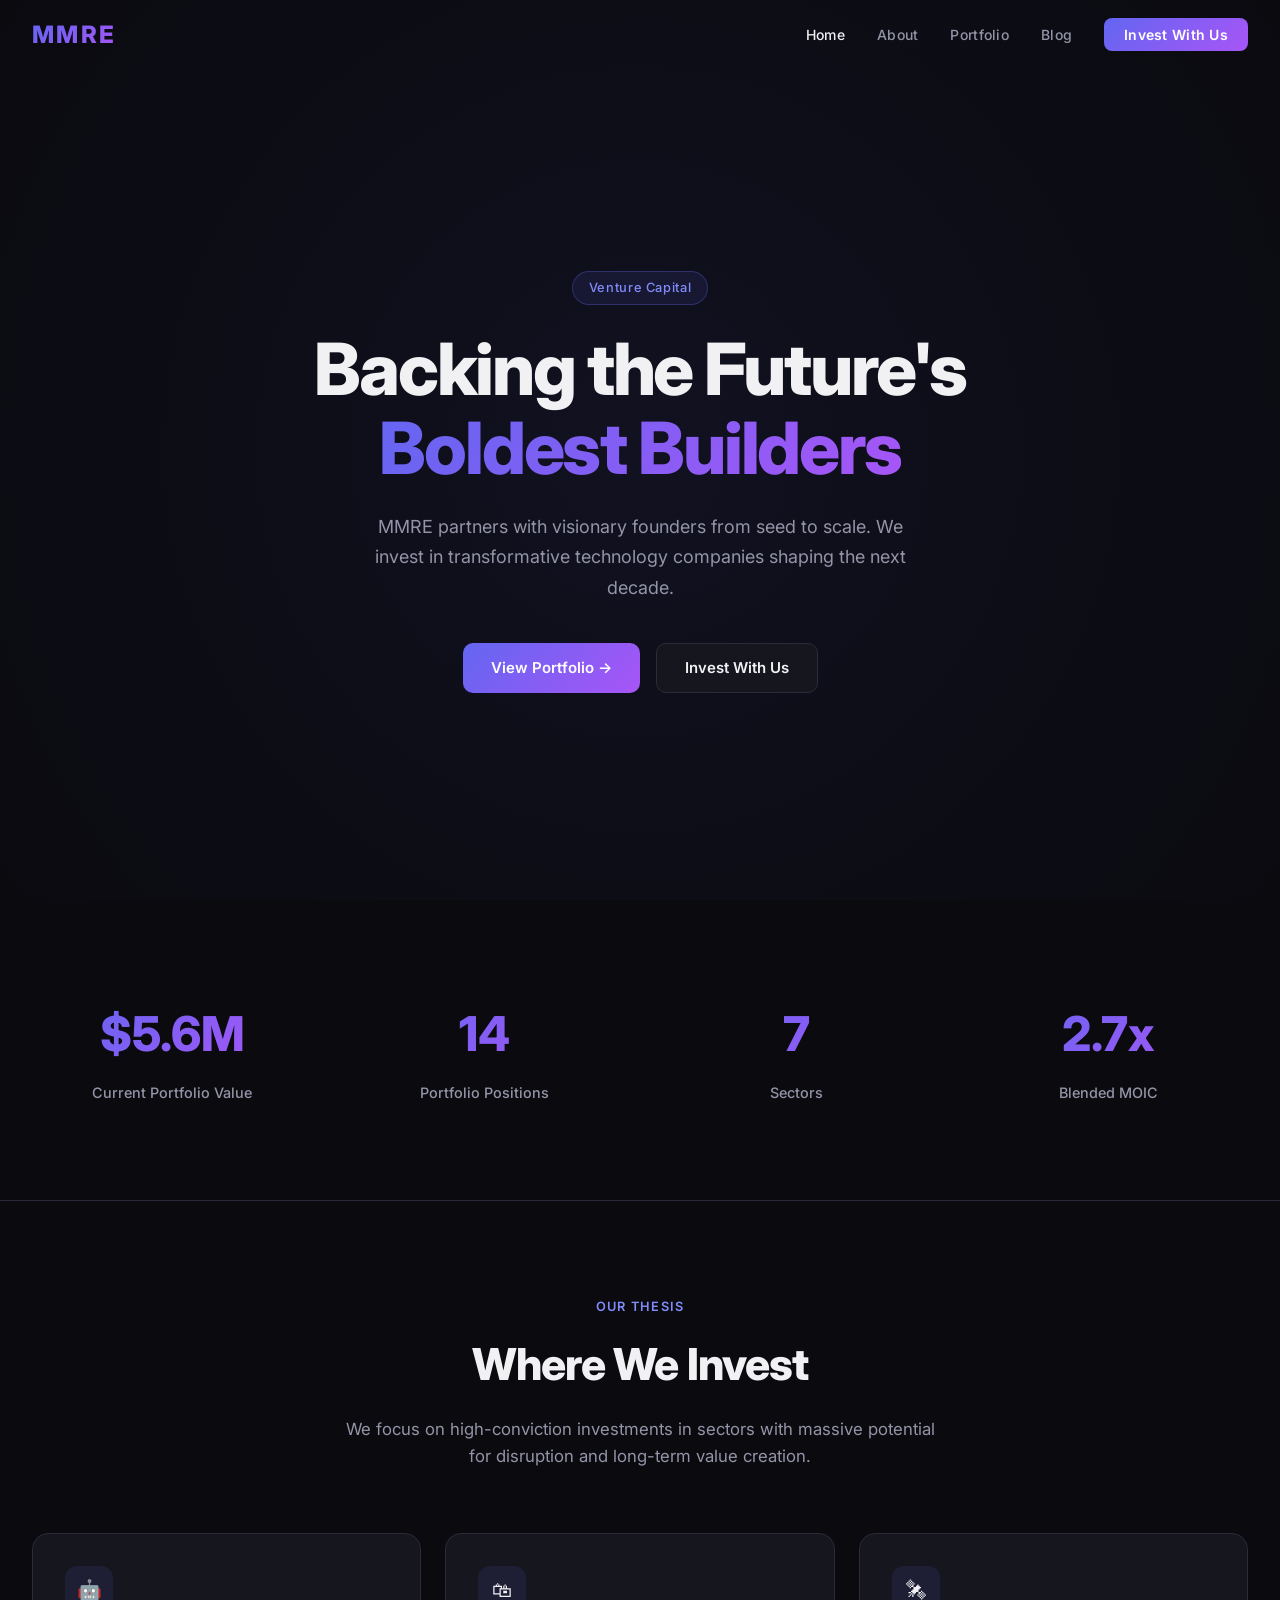
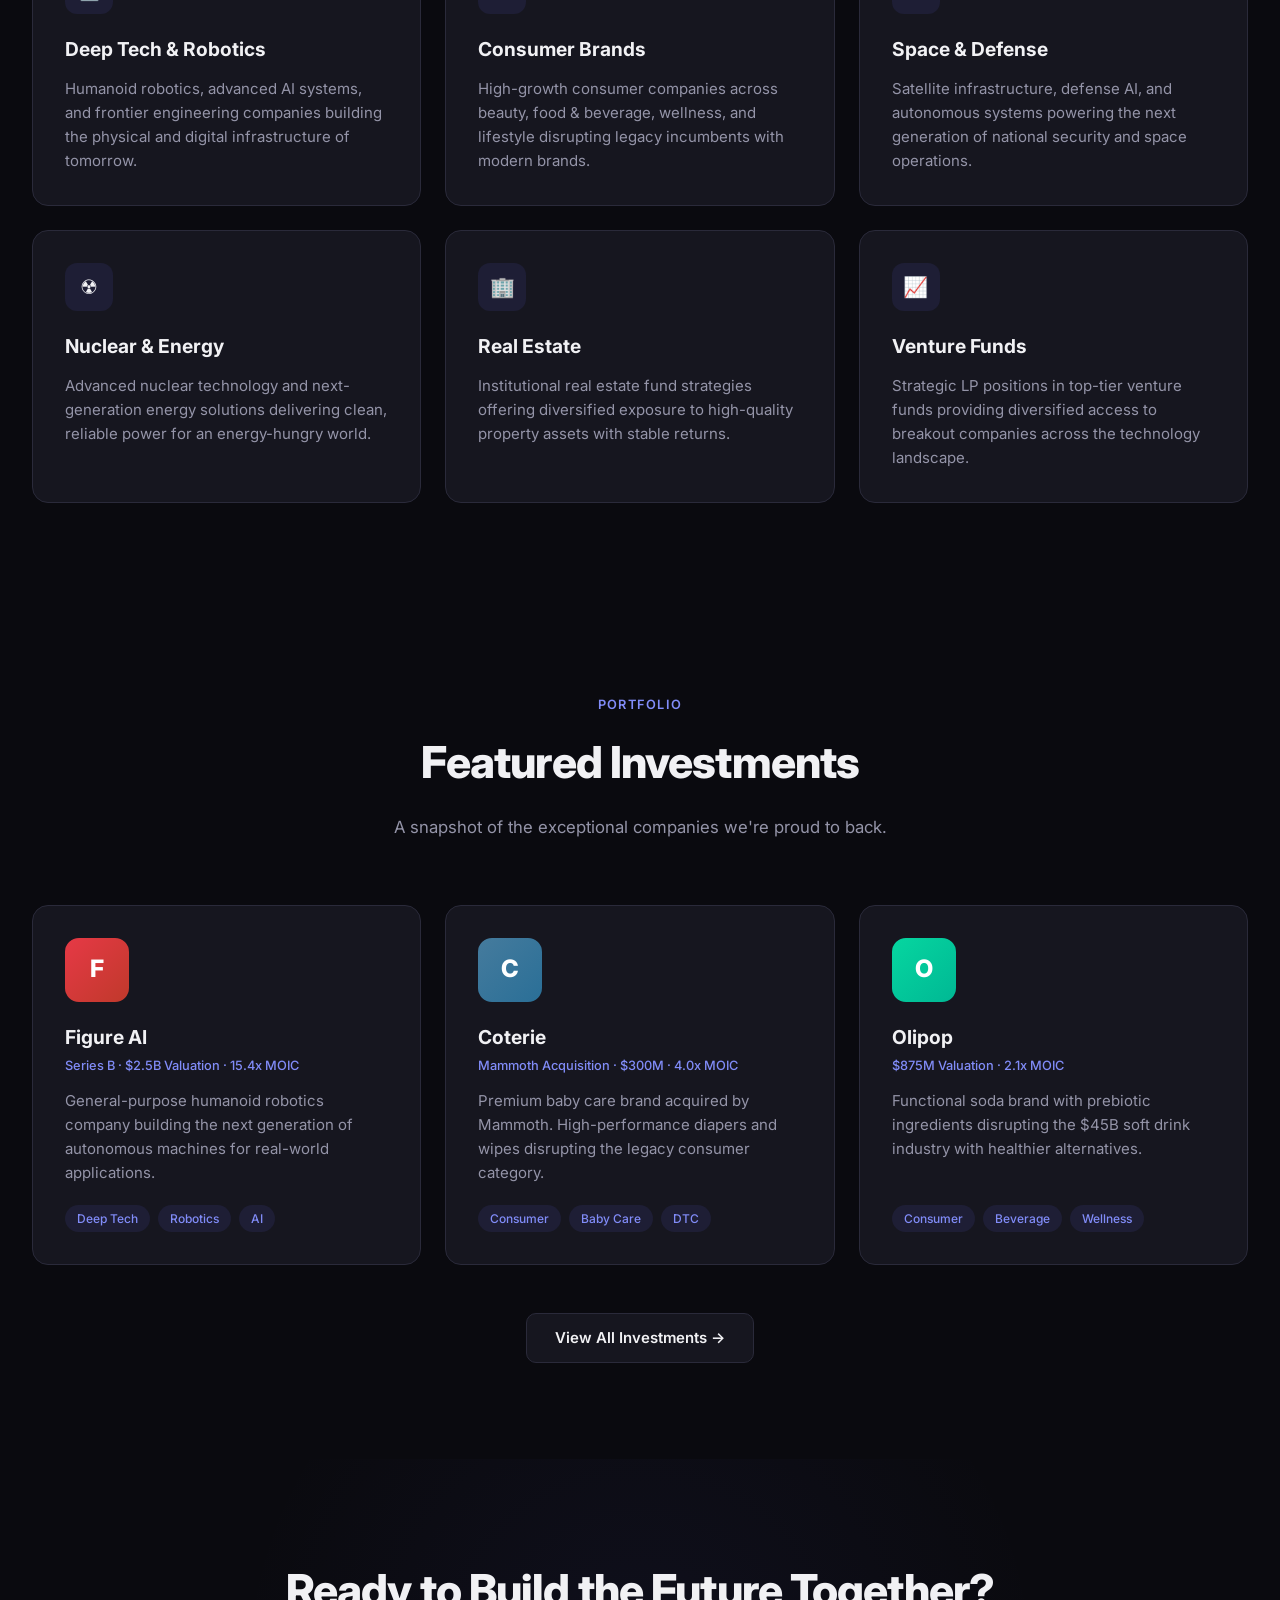
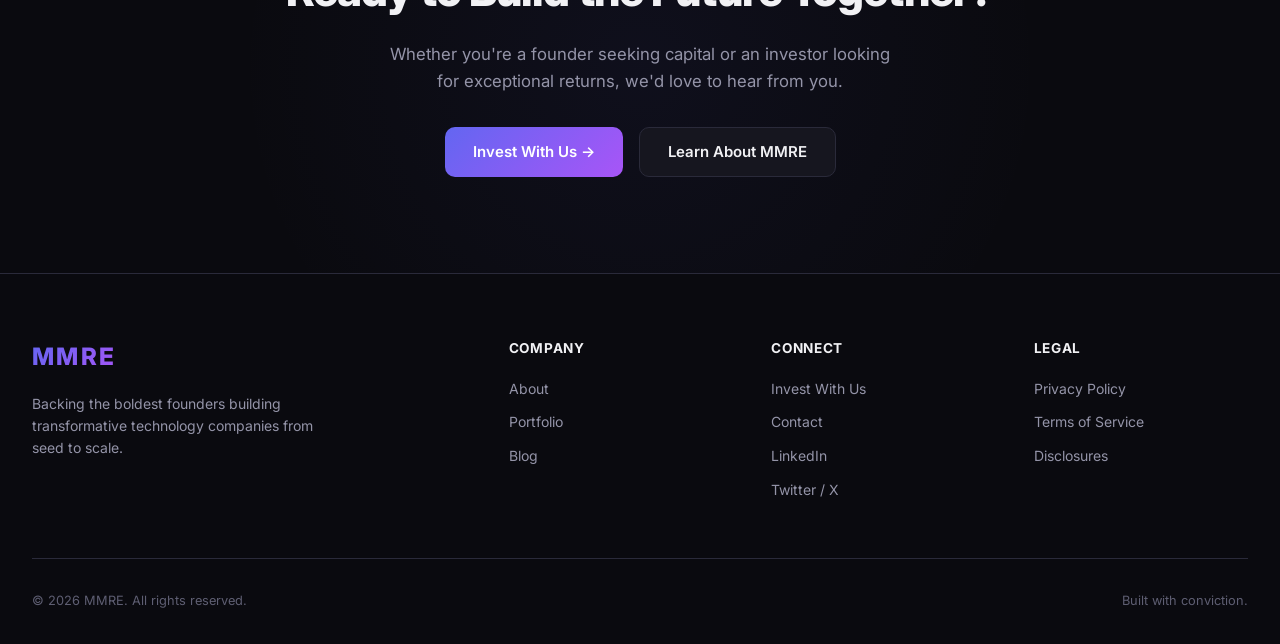
<file: index.html>
<!DOCTYPE html>
<html lang="en">
<head>
  <meta charset="UTF-8">
  <meta name="viewport" content="width=device-width, initial-scale=1.0">
  <title>MMRE | Venture Capital</title>
  <meta name="description" content="MMRE is a venture capital firm backing the boldest founders building the future.">
  <link rel="stylesheet" href="assets/styles.css">
</head>
<body>

  <!-- Navigation -->
  <nav class="nav" id="nav">
    <div class="nav-inner">
      <a href="index.html" class="nav-logo">MMRE</a>
      <button class="nav-toggle" onclick="document.querySelector('.nav-links').classList.toggle('open')" aria-label="Menu">
        <span></span><span></span><span></span>
      </button>
      <ul class="nav-links">
        <li><a href="index.html" class="active">Home</a></li>
        <li><a href="about.html">About</a></li>
        <li><a href="portfolio.html">Portfolio</a></li>
        <li><a href="blog.html">Blog</a></li>
        <li><a href="invest.html" class="nav-cta">Invest With Us</a></li>
      </ul>
    </div>
  </nav>

  <!-- Hero -->
  <section class="hero">
    <div class="hero-content">
      <span class="hero-badge">Venture Capital</span>
      <h1>Backing the Future's <span class="gradient-text">Boldest Builders</span></h1>
      <p>MMRE partners with visionary founders from seed to scale. We invest in transformative technology companies shaping the next decade.</p>
      <div class="hero-buttons">
        <a href="portfolio.html" class="btn btn-primary">View Portfolio &rarr;</a>
        <a href="invest.html" class="btn btn-secondary">Invest With Us</a>
      </div>
    </div>
  </section>

  <!-- Stats -->
  <div class="stats fade-in">
    <div class="stat">
      <div class="stat-value">$5.6M</div>
      <div class="stat-label">Current Portfolio Value</div>
    </div>
    <div class="stat">
      <div class="stat-value">14</div>
      <div class="stat-label">Portfolio Positions</div>
    </div>
    <div class="stat">
      <div class="stat-value">7</div>
      <div class="stat-label">Sectors</div>
    </div>
    <div class="stat">
      <div class="stat-value">2.7x</div>
      <div class="stat-label">Blended MOIC</div>
    </div>
  </div>

  <div class="divider"></div>

  <!-- Investment Thesis -->
  <section class="section fade-in">
    <div class="section-header">
      <p class="section-label">Our Thesis</p>
      <h2 class="section-title">Where We Invest</h2>
      <p class="section-desc">We focus on high-conviction investments in sectors with massive potential for disruption and long-term value creation.</p>
    </div>
    <div class="thesis-grid">
      <div class="card">
        <div class="card-icon">&#129302;</div>
        <h3>Deep Tech & Robotics</h3>
        <p>Humanoid robotics, advanced AI systems, and frontier engineering companies building the physical and digital infrastructure of tomorrow.</p>
      </div>
      <div class="card">
        <div class="card-icon">&#128717;</div>
        <h3>Consumer Brands</h3>
        <p>High-growth consumer companies across beauty, food & beverage, wellness, and lifestyle disrupting legacy incumbents with modern brands.</p>
      </div>
      <div class="card">
        <div class="card-icon">&#128752;</div>
        <h3>Space & Defense</h3>
        <p>Satellite infrastructure, defense AI, and autonomous systems powering the next generation of national security and space operations.</p>
      </div>
      <div class="card">
        <div class="card-icon">&#9762;</div>
        <h3>Nuclear & Energy</h3>
        <p>Advanced nuclear technology and next-generation energy solutions delivering clean, reliable power for an energy-hungry world.</p>
      </div>
      <div class="card">
        <div class="card-icon">&#127970;</div>
        <h3>Real Estate</h3>
        <p>Institutional real estate fund strategies offering diversified exposure to high-quality property assets with stable returns.</p>
      </div>
      <div class="card">
        <div class="card-icon">&#128200;</div>
        <h3>Venture Funds</h3>
        <p>Strategic LP positions in top-tier venture funds providing diversified access to breakout companies across the technology landscape.</p>
      </div>
    </div>
  </section>

  <!-- Featured Portfolio -->
  <section class="section fade-in">
    <div class="section-header">
      <p class="section-label">Portfolio</p>
      <h2 class="section-title">Featured Investments</h2>
      <p class="section-desc">A snapshot of the exceptional companies we're proud to back.</p>
    </div>
    <div class="card-grid">
      <div class="portfolio-card">
        <div class="portfolio-logo" style="background: linear-gradient(135deg, #E63946, #c0392b);">F</div>
        <h3>Figure AI</h3>
        <span class="portfolio-stage">Series B &middot; $2.5B Valuation &middot; 15.4x MOIC</span>
        <p>General-purpose humanoid robotics company building the next generation of autonomous machines for real-world applications.</p>
        <div class="portfolio-tags">
          <span class="portfolio-tag">Deep Tech</span>
          <span class="portfolio-tag">Robotics</span>
          <span class="portfolio-tag">AI</span>
        </div>
      </div>
      <div class="portfolio-card">
        <div class="portfolio-logo" style="background: linear-gradient(135deg, #457B9D, #2a6f97);">C</div>
        <h3>Coterie</h3>
        <span class="portfolio-stage">Mammoth Acquisition &middot; $300M &middot; 4.0x MOIC</span>
        <p>Premium baby care brand acquired by Mammoth. High-performance diapers and wipes disrupting the legacy consumer category.</p>
        <div class="portfolio-tags">
          <span class="portfolio-tag">Consumer</span>
          <span class="portfolio-tag">Baby Care</span>
          <span class="portfolio-tag">DTC</span>
        </div>
      </div>
      <div class="portfolio-card">
        <div class="portfolio-logo" style="background: linear-gradient(135deg, #06D6A0, #00b894);">O</div>
        <h3>Olipop</h3>
        <span class="portfolio-stage">$875M Valuation &middot; 2.1x MOIC</span>
        <p>Functional soda brand with prebiotic ingredients disrupting the $45B soft drink industry with healthier alternatives.</p>
        <div class="portfolio-tags">
          <span class="portfolio-tag">Consumer</span>
          <span class="portfolio-tag">Beverage</span>
          <span class="portfolio-tag">Wellness</span>
        </div>
      </div>
    </div>
    <div style="text-align: center; margin-top: 3rem;">
      <a href="portfolio.html" class="btn btn-secondary">View All Investments &rarr;</a>
    </div>
  </section>

  <!-- CTA -->
  <section class="cta-section">
    <div class="cta-content fade-in">
      <h2>Ready to Build the Future <span class="gradient-text">Together?</span></h2>
      <p>Whether you're a founder seeking capital or an investor looking for exceptional returns, we'd love to hear from you.</p>
      <div class="hero-buttons">
        <a href="invest.html" class="btn btn-primary">Invest With Us &rarr;</a>
        <a href="about.html" class="btn btn-secondary">Learn About MMRE</a>
      </div>
    </div>
  </section>

  <!-- Footer -->
  <footer class="footer">
    <div class="footer-inner">
      <div class="footer-brand">
        <a href="index.html" class="nav-logo">MMRE</a>
        <p>Backing the boldest founders building transformative technology companies from seed to scale.</p>
      </div>
      <div class="footer-col">
        <h4>Company</h4>
        <ul>
          <li><a href="about.html">About</a></li>
          <li><a href="portfolio.html">Portfolio</a></li>
          <li><a href="blog.html">Blog</a></li>
        </ul>
      </div>
      <div class="footer-col">
        <h4>Connect</h4>
        <ul>
          <li><a href="invest.html">Invest With Us</a></li>
          <li><a href="mailto:info@mmre.vc">Contact</a></li>
          <li><a href="#">LinkedIn</a></li>
          <li><a href="#">Twitter / X</a></li>
        </ul>
      </div>
      <div class="footer-col">
        <h4>Legal</h4>
        <ul>
          <li><a href="#">Privacy Policy</a></li>
          <li><a href="#">Terms of Service</a></li>
          <li><a href="#">Disclosures</a></li>
        </ul>
      </div>
    </div>
    <div class="footer-bottom">
      <span>&copy; 2026 MMRE. All rights reserved.</span>
      <span>Built with conviction.</span>
    </div>
  </footer>

  <script>
    // Navbar scroll effect
    window.addEventListener('scroll', () => {
      document.getElementById('nav').classList.toggle('scrolled', window.scrollY > 50);
    });

    // Fade in on scroll
    const observer = new IntersectionObserver((entries) => {
      entries.forEach(entry => {
        if (entry.isIntersecting) {
          entry.target.classList.add('visible');
        }
      });
    }, { threshold: 0.1 });

    document.querySelectorAll('.fade-in').forEach(el => observer.observe(el));
  </script>

</body>
</html>
</file>
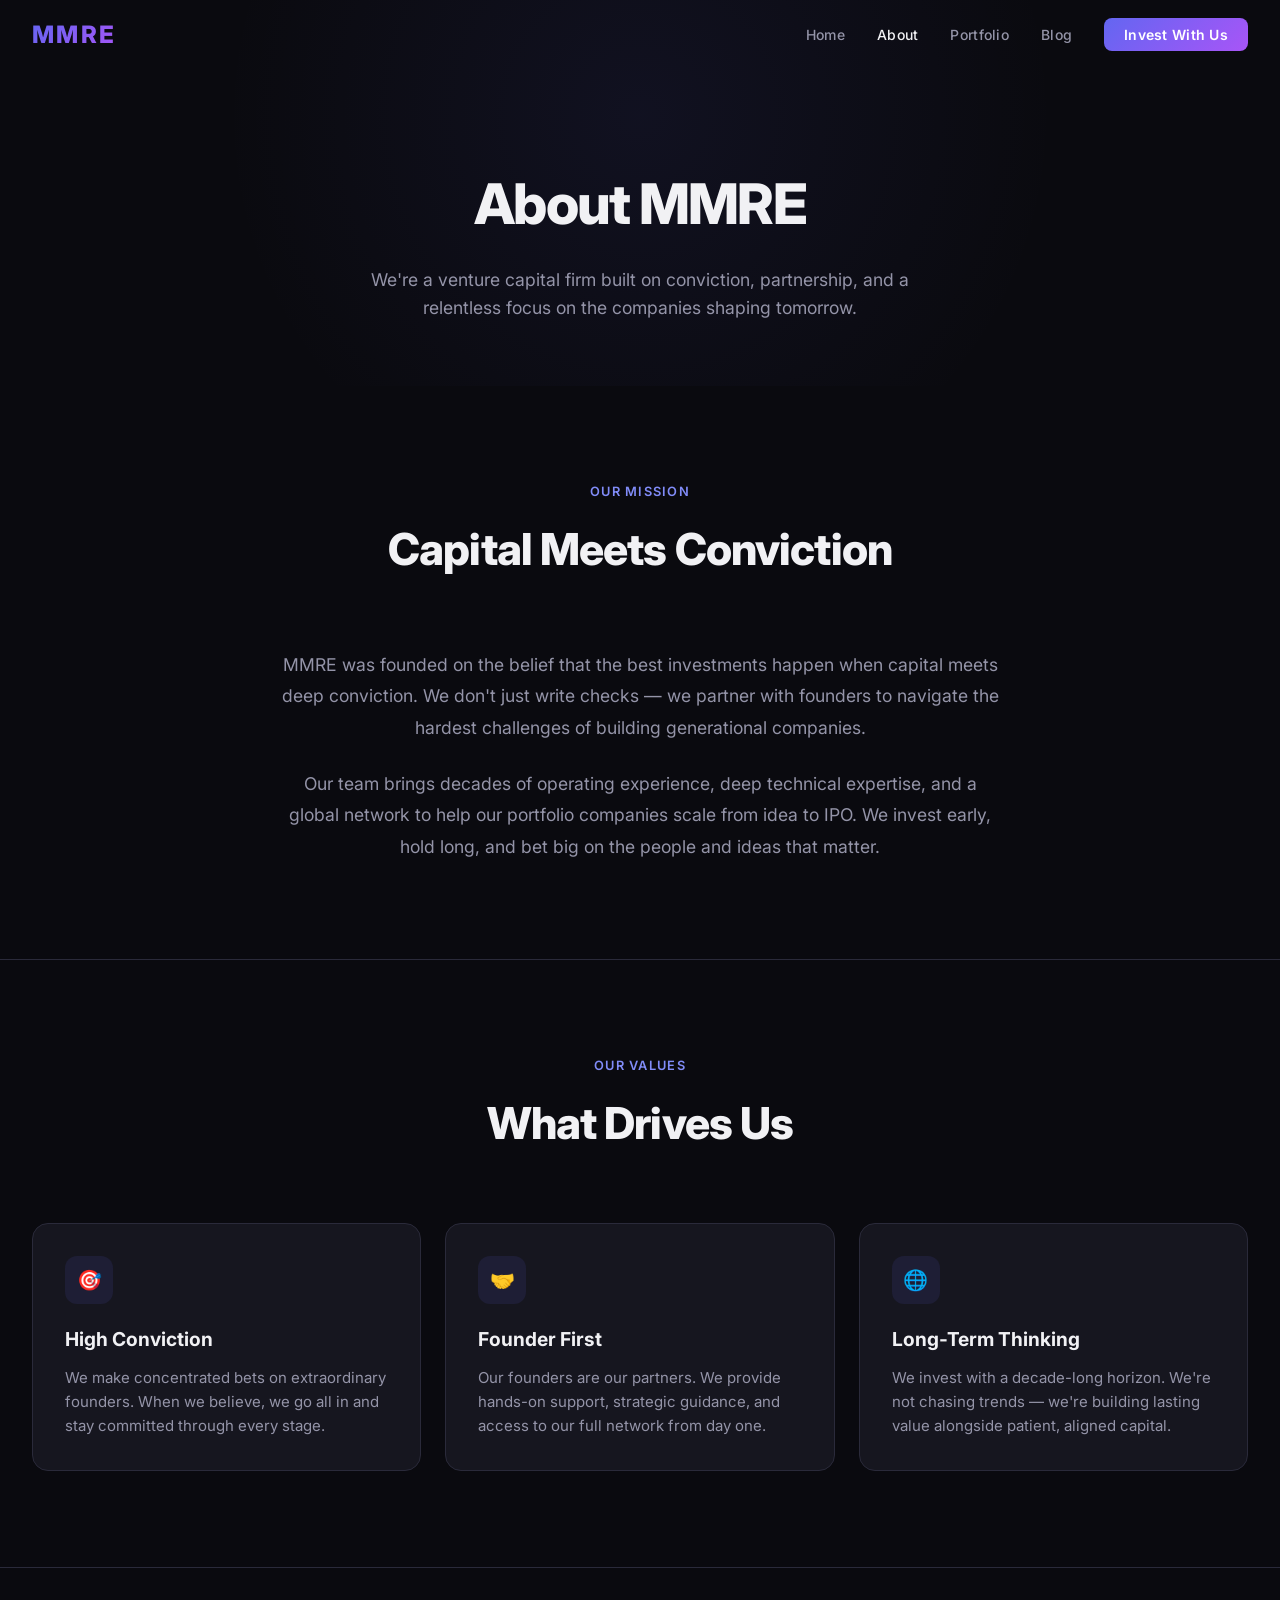
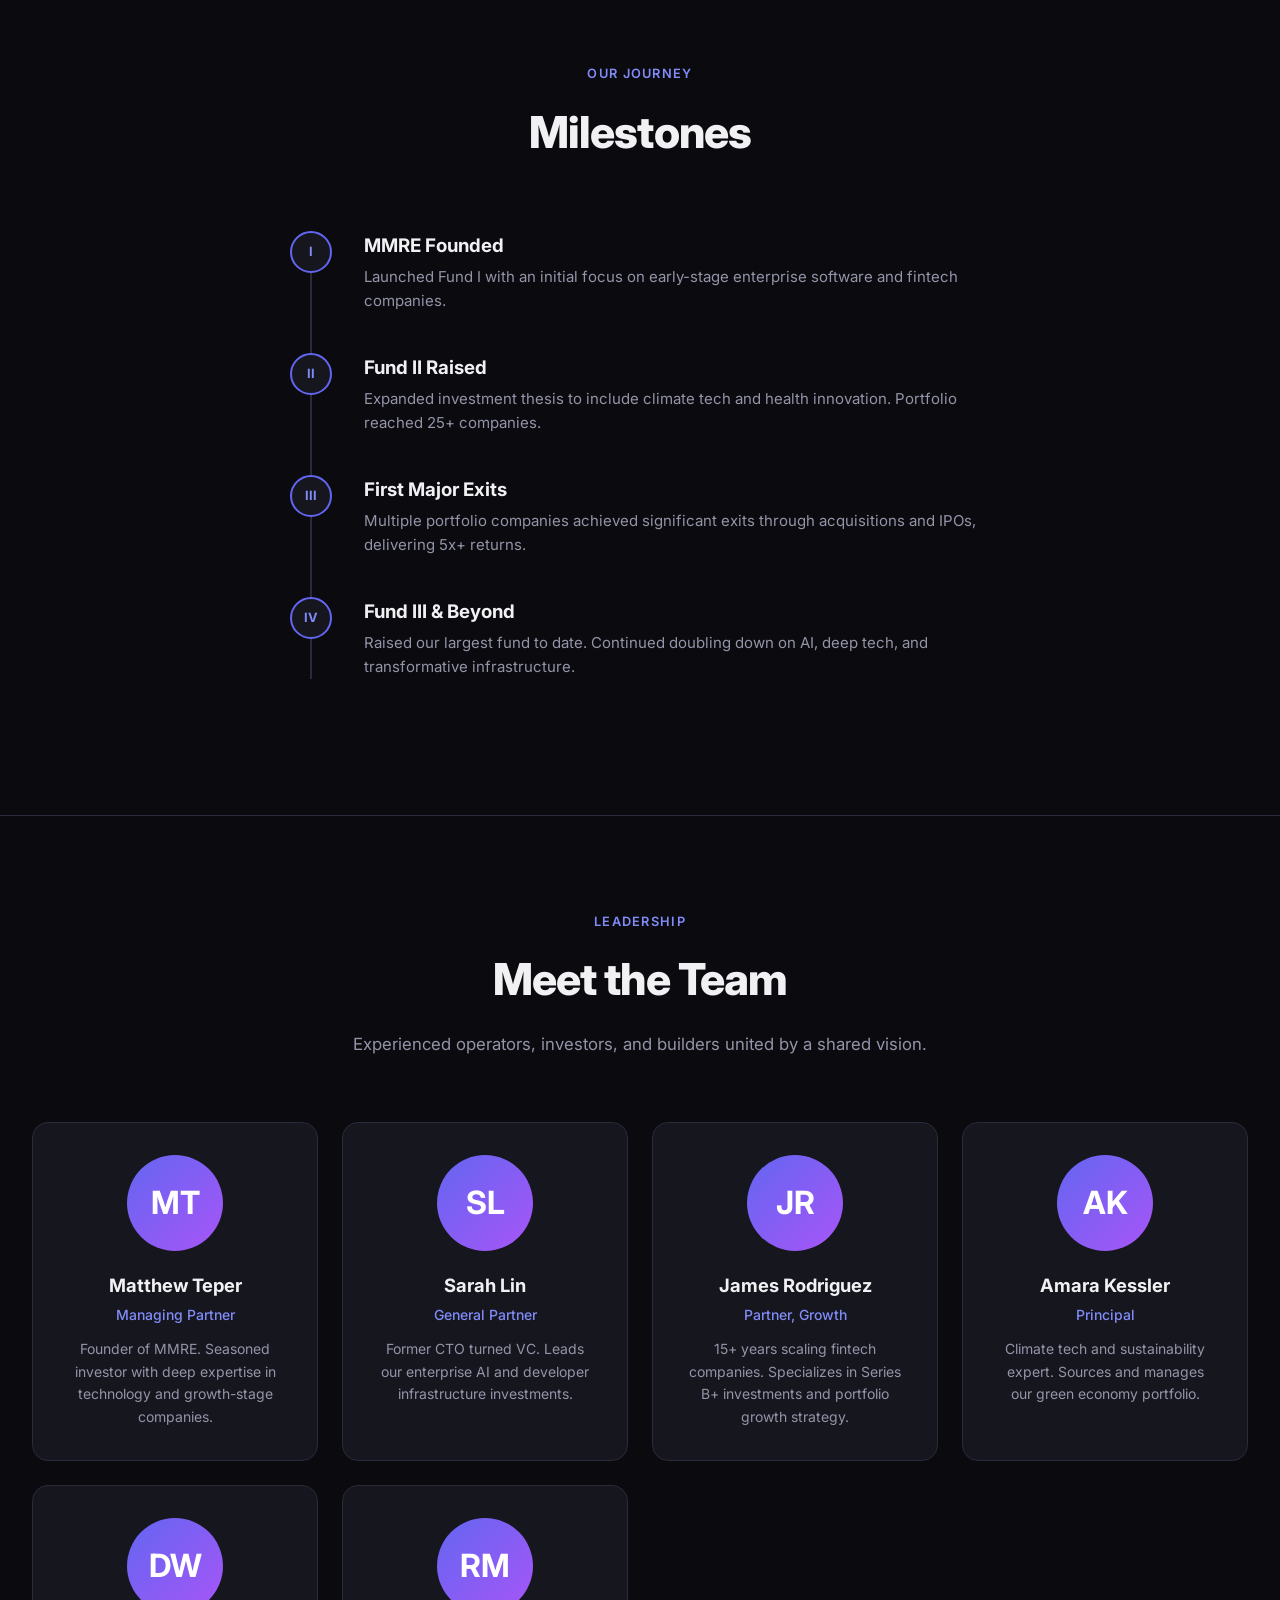
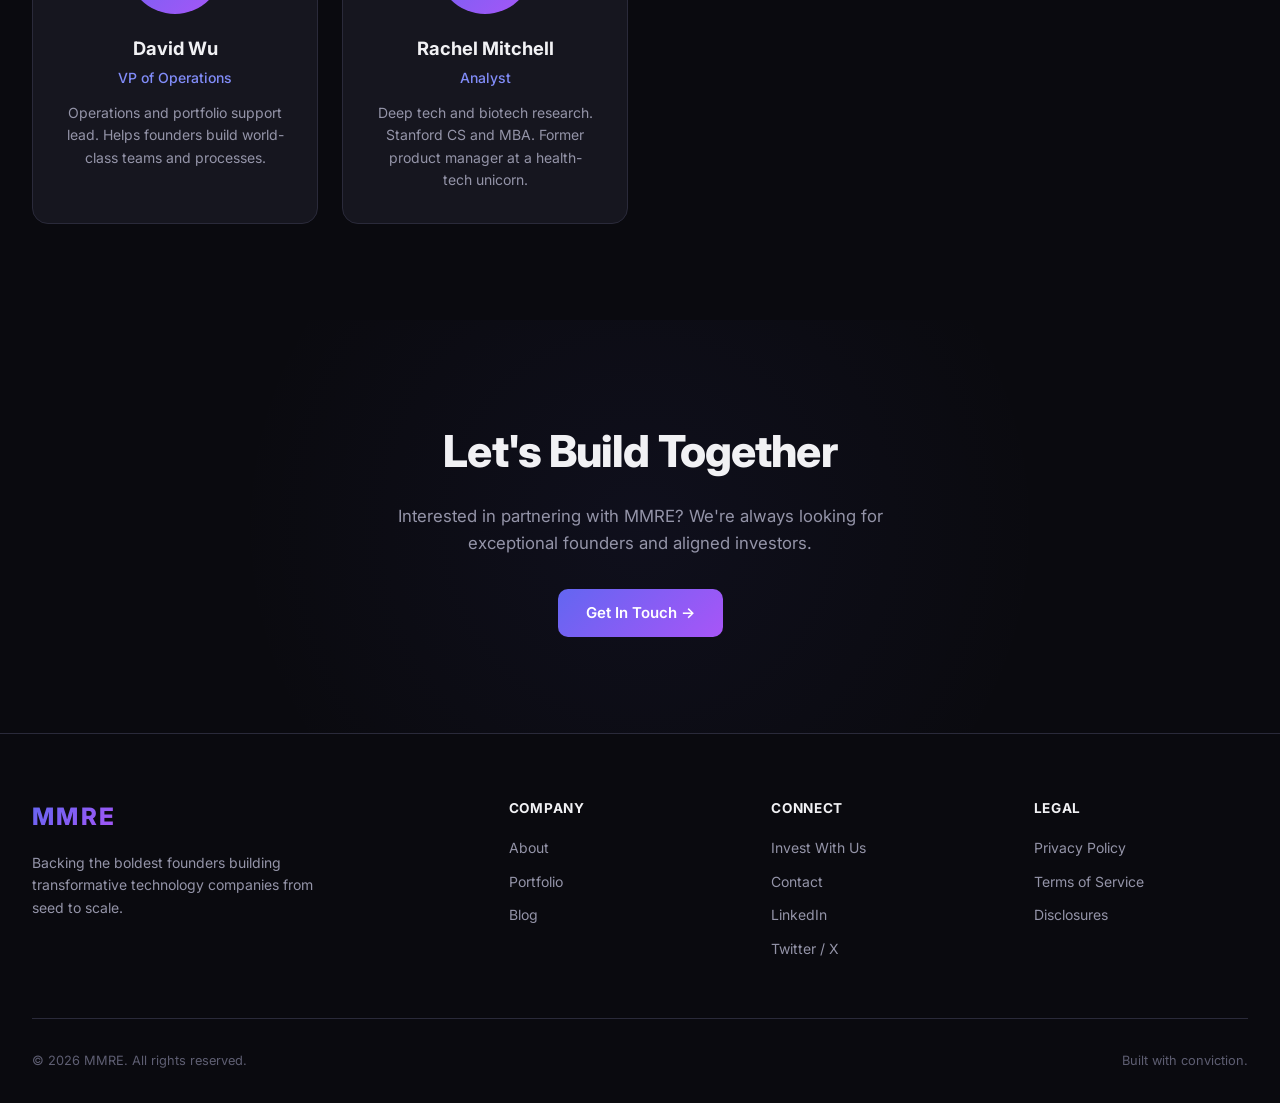
<file: about.html>
<!DOCTYPE html>
<html lang="en">
<head>
  <meta charset="UTF-8">
  <meta name="viewport" content="width=device-width, initial-scale=1.0">
  <title>About | MMRE Ventures</title>
  <meta name="description" content="Learn about MMRE's mission, team, and investment philosophy.">
  <link rel="stylesheet" href="assets/styles.css">
</head>
<body>

  <!-- Navigation -->
  <nav class="nav scrolled" id="nav">
    <div class="nav-inner">
      <a href="index.html" class="nav-logo">MMRE</a>
      <button class="nav-toggle" onclick="document.querySelector('.nav-links').classList.toggle('open')" aria-label="Menu">
        <span></span><span></span><span></span>
      </button>
      <ul class="nav-links">
        <li><a href="index.html">Home</a></li>
        <li><a href="about.html" class="active">About</a></li>
        <li><a href="portfolio.html">Portfolio</a></li>
        <li><a href="blog.html">Blog</a></li>
        <li><a href="invest.html" class="nav-cta">Invest With Us</a></li>
      </ul>
    </div>
  </nav>

  <!-- Page Header -->
  <header class="page-header">
    <h1>About <span class="gradient-text">MMRE</span></h1>
    <p>We're a venture capital firm built on conviction, partnership, and a relentless focus on the companies shaping tomorrow.</p>
  </header>

  <!-- Mission -->
  <section class="section fade-in">
    <div class="section-header">
      <p class="section-label">Our Mission</p>
      <h2 class="section-title">Capital Meets Conviction</h2>
    </div>
    <div style="max-width: 720px; margin: 0 auto; text-align: center;">
      <p style="color: var(--text-secondary); font-size: 1.1rem; line-height: 1.8; margin-bottom: 1.5rem;">
        MMRE was founded on the belief that the best investments happen when capital meets deep conviction. We don't just write checks &mdash; we partner with founders to navigate the hardest challenges of building generational companies.
      </p>
      <p style="color: var(--text-secondary); font-size: 1.1rem; line-height: 1.8;">
        Our team brings decades of operating experience, deep technical expertise, and a global network to help our portfolio companies scale from idea to IPO. We invest early, hold long, and bet big on the people and ideas that matter.
      </p>
    </div>
  </section>

  <div class="divider"></div>

  <!-- Values -->
  <section class="section fade-in">
    <div class="section-header">
      <p class="section-label">Our Values</p>
      <h2 class="section-title">What Drives Us</h2>
    </div>
    <div class="card-grid">
      <div class="card">
        <div class="card-icon">&#127919;</div>
        <h3>High Conviction</h3>
        <p>We make concentrated bets on extraordinary founders. When we believe, we go all in and stay committed through every stage.</p>
      </div>
      <div class="card">
        <div class="card-icon">&#129309;</div>
        <h3>Founder First</h3>
        <p>Our founders are our partners. We provide hands-on support, strategic guidance, and access to our full network from day one.</p>
      </div>
      <div class="card">
        <div class="card-icon">&#127760;</div>
        <h3>Long-Term Thinking</h3>
        <p>We invest with a decade-long horizon. We're not chasing trends &mdash; we're building lasting value alongside patient, aligned capital.</p>
      </div>
    </div>
  </section>

  <div class="divider"></div>

  <!-- Timeline -->
  <section class="section fade-in">
    <div class="section-header">
      <p class="section-label">Our Journey</p>
      <h2 class="section-title">Milestones</h2>
    </div>
    <div class="timeline">
      <div class="timeline-item">
        <div class="timeline-dot">I</div>
        <div class="timeline-content">
          <h3>MMRE Founded</h3>
          <p>Launched Fund I with an initial focus on early-stage enterprise software and fintech companies.</p>
        </div>
      </div>
      <div class="timeline-item">
        <div class="timeline-dot">II</div>
        <div class="timeline-content">
          <h3>Fund II Raised</h3>
          <p>Expanded investment thesis to include climate tech and health innovation. Portfolio reached 25+ companies.</p>
        </div>
      </div>
      <div class="timeline-item">
        <div class="timeline-dot">III</div>
        <div class="timeline-content">
          <h3>First Major Exits</h3>
          <p>Multiple portfolio companies achieved significant exits through acquisitions and IPOs, delivering 5x+ returns.</p>
        </div>
      </div>
      <div class="timeline-item">
        <div class="timeline-dot">IV</div>
        <div class="timeline-content">
          <h3>Fund III &amp; Beyond</h3>
          <p>Raised our largest fund to date. Continued doubling down on AI, deep tech, and transformative infrastructure.</p>
        </div>
      </div>
    </div>
  </section>

  <div class="divider"></div>

  <!-- Team -->
  <section class="section fade-in">
    <div class="section-header">
      <p class="section-label">Leadership</p>
      <h2 class="section-title">Meet the Team</h2>
      <p class="section-desc">Experienced operators, investors, and builders united by a shared vision.</p>
    </div>
    <div class="team-grid">
      <div class="team-card">
        <div class="team-avatar">MT</div>
        <h3>Matthew Teper</h3>
        <p class="team-role">Managing Partner</p>
        <p class="team-bio">Founder of MMRE. Seasoned investor with deep expertise in technology and growth-stage companies.</p>
      </div>
      <div class="team-card">
        <div class="team-avatar">SL</div>
        <h3>Sarah Lin</h3>
        <p class="team-role">General Partner</p>
        <p class="team-bio">Former CTO turned VC. Leads our enterprise AI and developer infrastructure investments.</p>
      </div>
      <div class="team-card">
        <div class="team-avatar">JR</div>
        <h3>James Rodriguez</h3>
        <p class="team-role">Partner, Growth</p>
        <p class="team-bio">15+ years scaling fintech companies. Specializes in Series B+ investments and portfolio growth strategy.</p>
      </div>
      <div class="team-card">
        <div class="team-avatar">AK</div>
        <h3>Amara Kessler</h3>
        <p class="team-role">Principal</p>
        <p class="team-bio">Climate tech and sustainability expert. Sources and manages our green economy portfolio.</p>
      </div>
      <div class="team-card">
        <div class="team-avatar">DW</div>
        <h3>David Wu</h3>
        <p class="team-role">VP of Operations</p>
        <p class="team-bio">Operations and portfolio support lead. Helps founders build world-class teams and processes.</p>
      </div>
      <div class="team-card">
        <div class="team-avatar">RM</div>
        <h3>Rachel Mitchell</h3>
        <p class="team-role">Analyst</p>
        <p class="team-bio">Deep tech and biotech research. Stanford CS and MBA. Former product manager at a health-tech unicorn.</p>
      </div>
    </div>
  </section>

  <!-- CTA -->
  <section class="cta-section">
    <div class="cta-content fade-in">
      <h2>Let's Build <span class="gradient-text">Together</span></h2>
      <p>Interested in partnering with MMRE? We're always looking for exceptional founders and aligned investors.</p>
      <a href="invest.html" class="btn btn-primary">Get In Touch &rarr;</a>
    </div>
  </section>

  <!-- Footer -->
  <footer class="footer">
    <div class="footer-inner">
      <div class="footer-brand">
        <a href="index.html" class="nav-logo">MMRE</a>
        <p>Backing the boldest founders building transformative technology companies from seed to scale.</p>
      </div>
      <div class="footer-col">
        <h4>Company</h4>
        <ul>
          <li><a href="about.html">About</a></li>
          <li><a href="portfolio.html">Portfolio</a></li>
          <li><a href="blog.html">Blog</a></li>
        </ul>
      </div>
      <div class="footer-col">
        <h4>Connect</h4>
        <ul>
          <li><a href="invest.html">Invest With Us</a></li>
          <li><a href="mailto:info@mmre.vc">Contact</a></li>
          <li><a href="#">LinkedIn</a></li>
          <li><a href="#">Twitter / X</a></li>
        </ul>
      </div>
      <div class="footer-col">
        <h4>Legal</h4>
        <ul>
          <li><a href="#">Privacy Policy</a></li>
          <li><a href="#">Terms of Service</a></li>
          <li><a href="#">Disclosures</a></li>
        </ul>
      </div>
    </div>
    <div class="footer-bottom">
      <span>&copy; 2026 MMRE. All rights reserved.</span>
      <span>Built with conviction.</span>
    </div>
  </footer>

  <script>
    window.addEventListener('scroll', () => {
      document.getElementById('nav').classList.toggle('scrolled', window.scrollY > 50);
    });
    const observer = new IntersectionObserver((entries) => {
      entries.forEach(entry => { if (entry.isIntersecting) entry.target.classList.add('visible'); });
    }, { threshold: 0.1 });
    document.querySelectorAll('.fade-in').forEach(el => observer.observe(el));
  </script>

</body>
</html>
</file>
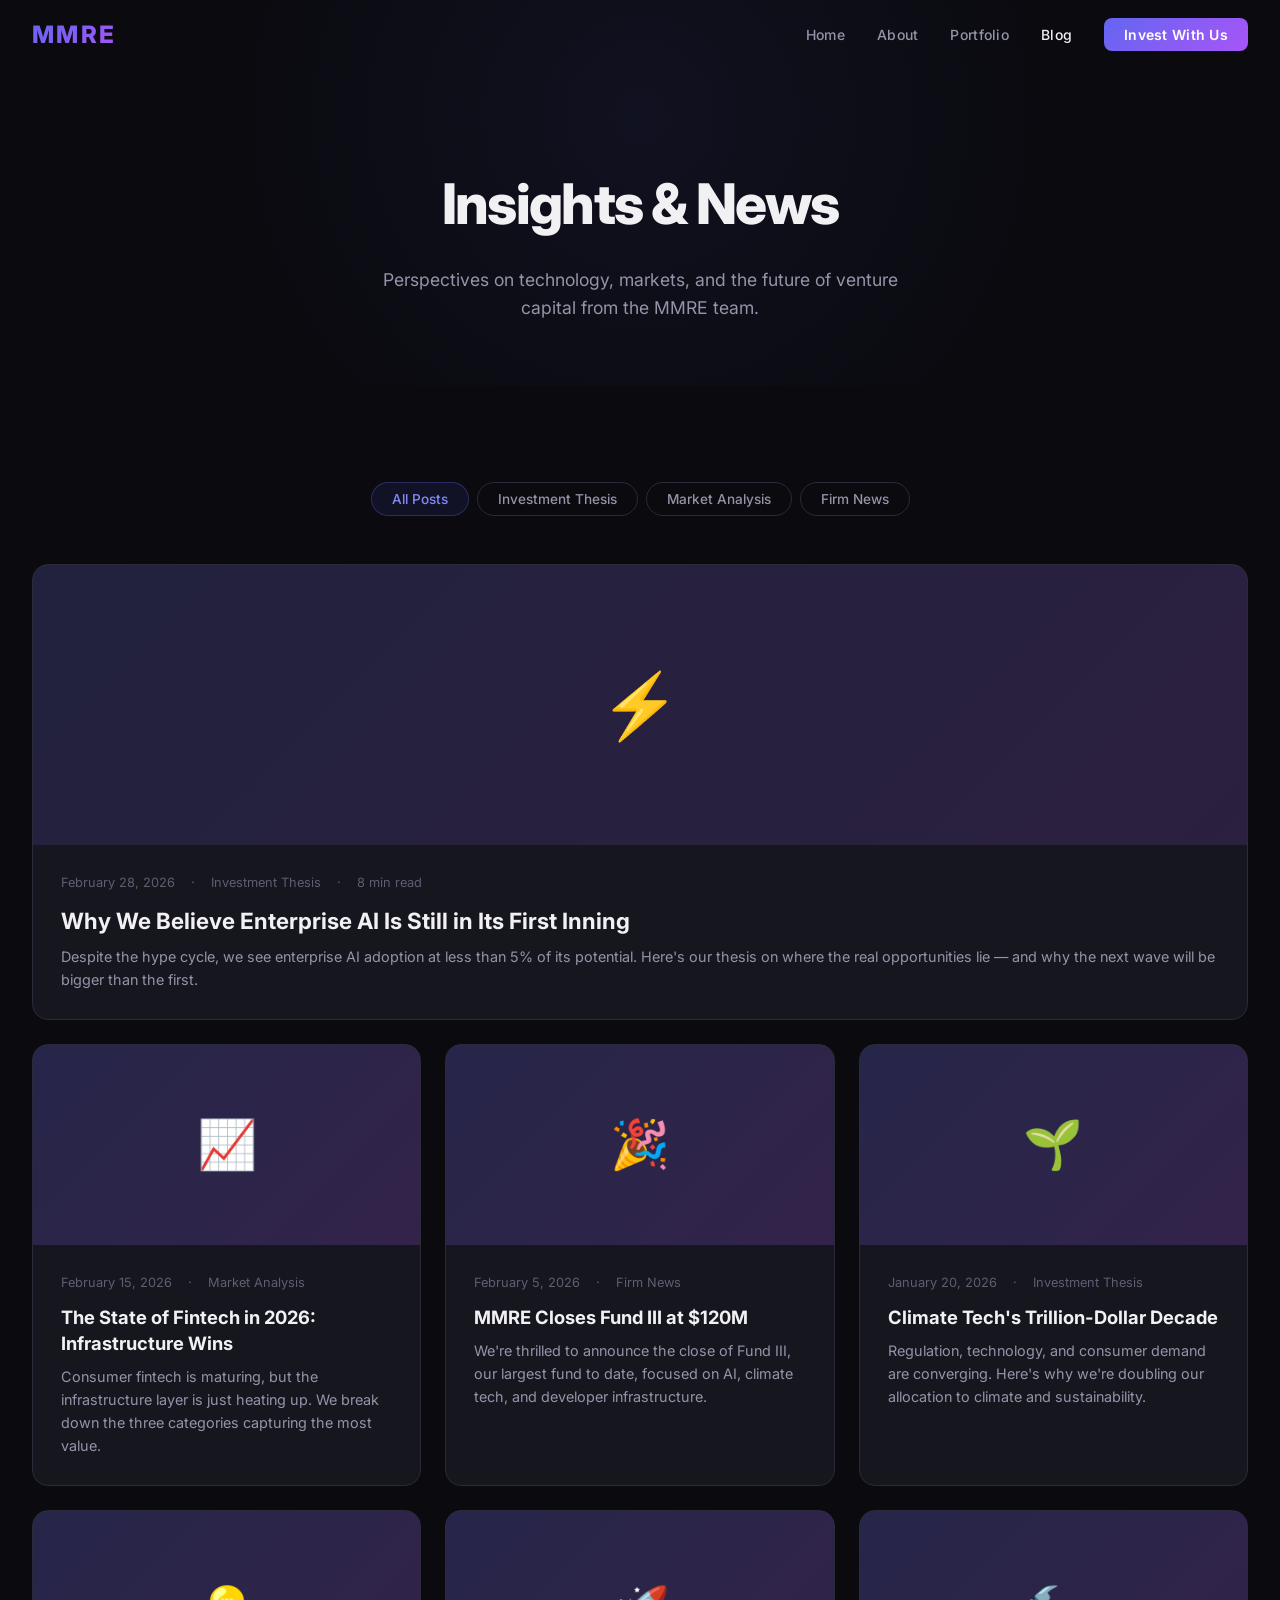
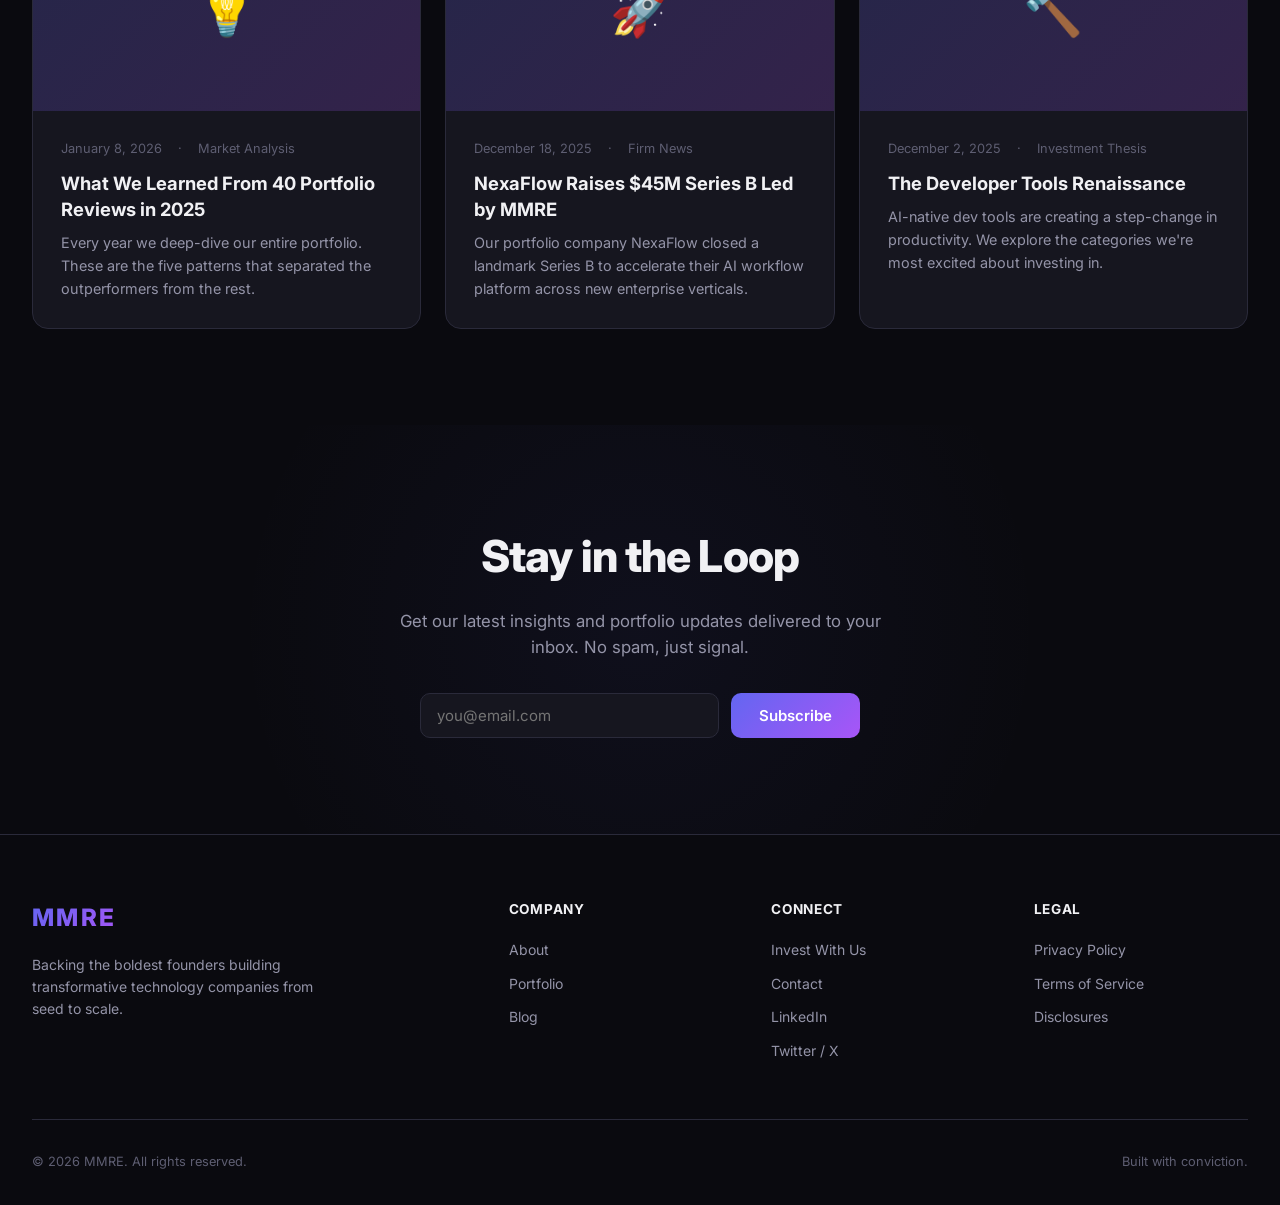
<file: blog.html>
<!DOCTYPE html>
<html lang="en">
<head>
  <meta charset="UTF-8">
  <meta name="viewport" content="width=device-width, initial-scale=1.0">
  <title>Blog | MMRE Ventures</title>
  <meta name="description" content="Insights, news, and thought leadership from the MMRE team.">
  <link rel="stylesheet" href="assets/styles.css">
</head>
<body>

  <!-- Navigation -->
  <nav class="nav scrolled" id="nav">
    <div class="nav-inner">
      <a href="index.html" class="nav-logo">MMRE</a>
      <button class="nav-toggle" onclick="document.querySelector('.nav-links').classList.toggle('open')" aria-label="Menu">
        <span></span><span></span><span></span>
      </button>
      <ul class="nav-links">
        <li><a href="index.html">Home</a></li>
        <li><a href="about.html">About</a></li>
        <li><a href="portfolio.html">Portfolio</a></li>
        <li><a href="blog.html" class="active">Blog</a></li>
        <li><a href="invest.html" class="nav-cta">Invest With Us</a></li>
      </ul>
    </div>
  </nav>

  <!-- Page Header -->
  <header class="page-header">
    <h1>Insights & <span class="gradient-text">News</span></h1>
    <p>Perspectives on technology, markets, and the future of venture capital from the MMRE team.</p>
  </header>

  <!-- Blog Grid -->
  <section class="section">
    <div class="filter-tabs">
      <button class="filter-tab active" data-filter="all">All Posts</button>
      <button class="filter-tab" data-filter="thesis">Investment Thesis</button>
      <button class="filter-tab" data-filter="market">Market Analysis</button>
      <button class="filter-tab" data-filter="news">Firm News</button>
    </div>

    <div class="card-grid" id="blog-grid">

      <!-- Featured Post -->
      <div class="blog-card" data-category="thesis" style="grid-column: 1 / -1;">
        <div class="blog-card-image" style="height: 280px; background: linear-gradient(135deg, rgba(99,102,241,0.15), rgba(168,85,247,0.15)); font-size: 4rem;">&#9889;</div>
        <div class="blog-card-body">
          <div class="blog-card-meta">
            <span>February 28, 2026</span>
            <span>&middot;</span>
            <span>Investment Thesis</span>
            <span>&middot;</span>
            <span>8 min read</span>
          </div>
          <h3 style="font-size: 1.4rem;">Why We Believe Enterprise AI Is Still in Its First Inning</h3>
          <p>Despite the hype cycle, we see enterprise AI adoption at less than 5% of its potential. Here's our thesis on where the real opportunities lie &mdash; and why the next wave will be bigger than the first.</p>
        </div>
      </div>

      <div class="blog-card" data-category="market">
        <div class="blog-card-image">&#128200;</div>
        <div class="blog-card-body">
          <div class="blog-card-meta">
            <span>February 15, 2026</span>
            <span>&middot;</span>
            <span>Market Analysis</span>
          </div>
          <h3>The State of Fintech in 2026: Infrastructure Wins</h3>
          <p>Consumer fintech is maturing, but the infrastructure layer is just heating up. We break down the three categories capturing the most value.</p>
        </div>
      </div>

      <div class="blog-card" data-category="news">
        <div class="blog-card-image">&#127881;</div>
        <div class="blog-card-body">
          <div class="blog-card-meta">
            <span>February 5, 2026</span>
            <span>&middot;</span>
            <span>Firm News</span>
          </div>
          <h3>MMRE Closes Fund III at $120M</h3>
          <p>We're thrilled to announce the close of Fund III, our largest fund to date, focused on AI, climate tech, and developer infrastructure.</p>
        </div>
      </div>

      <div class="blog-card" data-category="thesis">
        <div class="blog-card-image">&#127793;</div>
        <div class="blog-card-body">
          <div class="blog-card-meta">
            <span>January 20, 2026</span>
            <span>&middot;</span>
            <span>Investment Thesis</span>
          </div>
          <h3>Climate Tech's Trillion-Dollar Decade</h3>
          <p>Regulation, technology, and consumer demand are converging. Here's why we're doubling our allocation to climate and sustainability.</p>
        </div>
      </div>

      <div class="blog-card" data-category="market">
        <div class="blog-card-image">&#128161;</div>
        <div class="blog-card-body">
          <div class="blog-card-meta">
            <span>January 8, 2026</span>
            <span>&middot;</span>
            <span>Market Analysis</span>
          </div>
          <h3>What We Learned From 40 Portfolio Reviews in 2025</h3>
          <p>Every year we deep-dive our entire portfolio. These are the five patterns that separated the outperformers from the rest.</p>
        </div>
      </div>

      <div class="blog-card" data-category="news">
        <div class="blog-card-image">&#128640;</div>
        <div class="blog-card-body">
          <div class="blog-card-meta">
            <span>December 18, 2025</span>
            <span>&middot;</span>
            <span>Firm News</span>
          </div>
          <h3>NexaFlow Raises $45M Series B Led by MMRE</h3>
          <p>Our portfolio company NexaFlow closed a landmark Series B to accelerate their AI workflow platform across new enterprise verticals.</p>
        </div>
      </div>

      <div class="blog-card" data-category="thesis">
        <div class="blog-card-image">&#128296;</div>
        <div class="blog-card-body">
          <div class="blog-card-meta">
            <span>December 2, 2025</span>
            <span>&middot;</span>
            <span>Investment Thesis</span>
          </div>
          <h3>The Developer Tools Renaissance</h3>
          <p>AI-native dev tools are creating a step-change in productivity. We explore the categories we're most excited about investing in.</p>
        </div>
      </div>

    </div>
  </section>

  <!-- Newsletter CTA -->
  <section class="cta-section">
    <div class="cta-content fade-in">
      <h2>Stay in the <span class="gradient-text">Loop</span></h2>
      <p>Get our latest insights and portfolio updates delivered to your inbox. No spam, just signal.</p>
      <div style="max-width: 440px; margin: 0 auto; display: flex; gap: 0.75rem; flex-wrap: wrap; justify-content: center;">
        <input type="email" placeholder="you@email.com" style="flex: 1; min-width: 200px; padding: 0.75rem 1rem; background: var(--bg-card); border: 1px solid var(--border); border-radius: 10px; color: var(--text-primary); font-size: 0.9375rem; font-family: inherit;">
        <button class="btn btn-primary" onclick="alert('Thanks for subscribing!')">Subscribe</button>
      </div>
    </div>
  </section>

  <!-- Footer -->
  <footer class="footer">
    <div class="footer-inner">
      <div class="footer-brand">
        <a href="index.html" class="nav-logo">MMRE</a>
        <p>Backing the boldest founders building transformative technology companies from seed to scale.</p>
      </div>
      <div class="footer-col">
        <h4>Company</h4>
        <ul>
          <li><a href="about.html">About</a></li>
          <li><a href="portfolio.html">Portfolio</a></li>
          <li><a href="blog.html">Blog</a></li>
        </ul>
      </div>
      <div class="footer-col">
        <h4>Connect</h4>
        <ul>
          <li><a href="invest.html">Invest With Us</a></li>
          <li><a href="mailto:info@mmre.vc">Contact</a></li>
          <li><a href="#">LinkedIn</a></li>
          <li><a href="#">Twitter / X</a></li>
        </ul>
      </div>
      <div class="footer-col">
        <h4>Legal</h4>
        <ul>
          <li><a href="#">Privacy Policy</a></li>
          <li><a href="#">Terms of Service</a></li>
          <li><a href="#">Disclosures</a></li>
        </ul>
      </div>
    </div>
    <div class="footer-bottom">
      <span>&copy; 2026 MMRE. All rights reserved.</span>
      <span>Built with conviction.</span>
    </div>
  </footer>

  <script>
    window.addEventListener('scroll', () => {
      document.getElementById('nav').classList.toggle('scrolled', window.scrollY > 50);
    });
    const observer = new IntersectionObserver((entries) => {
      entries.forEach(entry => { if (entry.isIntersecting) entry.target.classList.add('visible'); });
    }, { threshold: 0.1 });
    document.querySelectorAll('.fade-in').forEach(el => observer.observe(el));

    // Blog filter
    document.querySelector('.filter-tabs').addEventListener('click', (e) => {
      if (!e.target.classList.contains('filter-tab')) return;
      document.querySelectorAll('.filter-tab').forEach(t => t.classList.remove('active'));
      e.target.classList.add('active');
      const filter = e.target.dataset.filter;
      document.querySelectorAll('.blog-card').forEach(card => {
        if (filter === 'all' || card.dataset.category === filter) {
          card.style.display = '';
          card.style.opacity = '0';
          requestAnimationFrame(() => {
            card.style.transition = 'opacity 0.3s ease';
            card.style.opacity = '1';
          });
        } else {
          card.style.display = 'none';
        }
      });
    });
  </script>

</body>
</html>
</file>
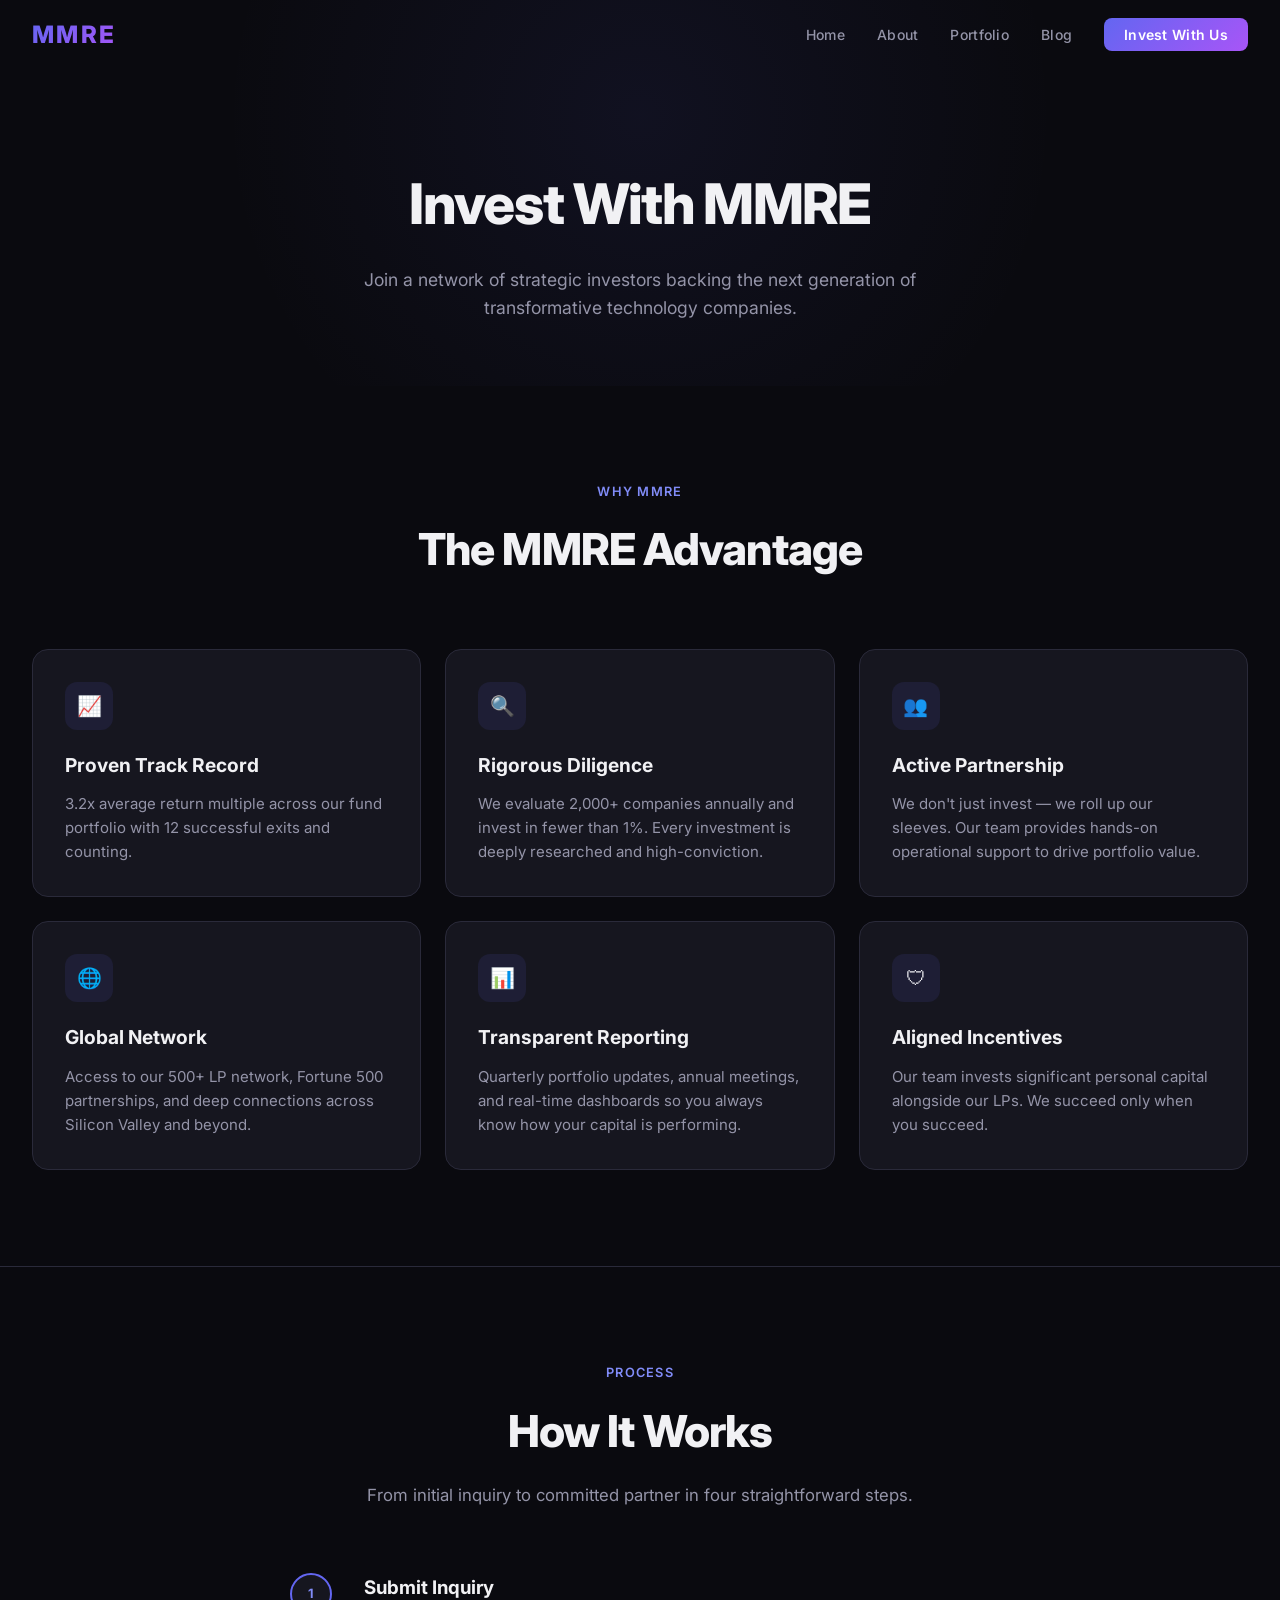
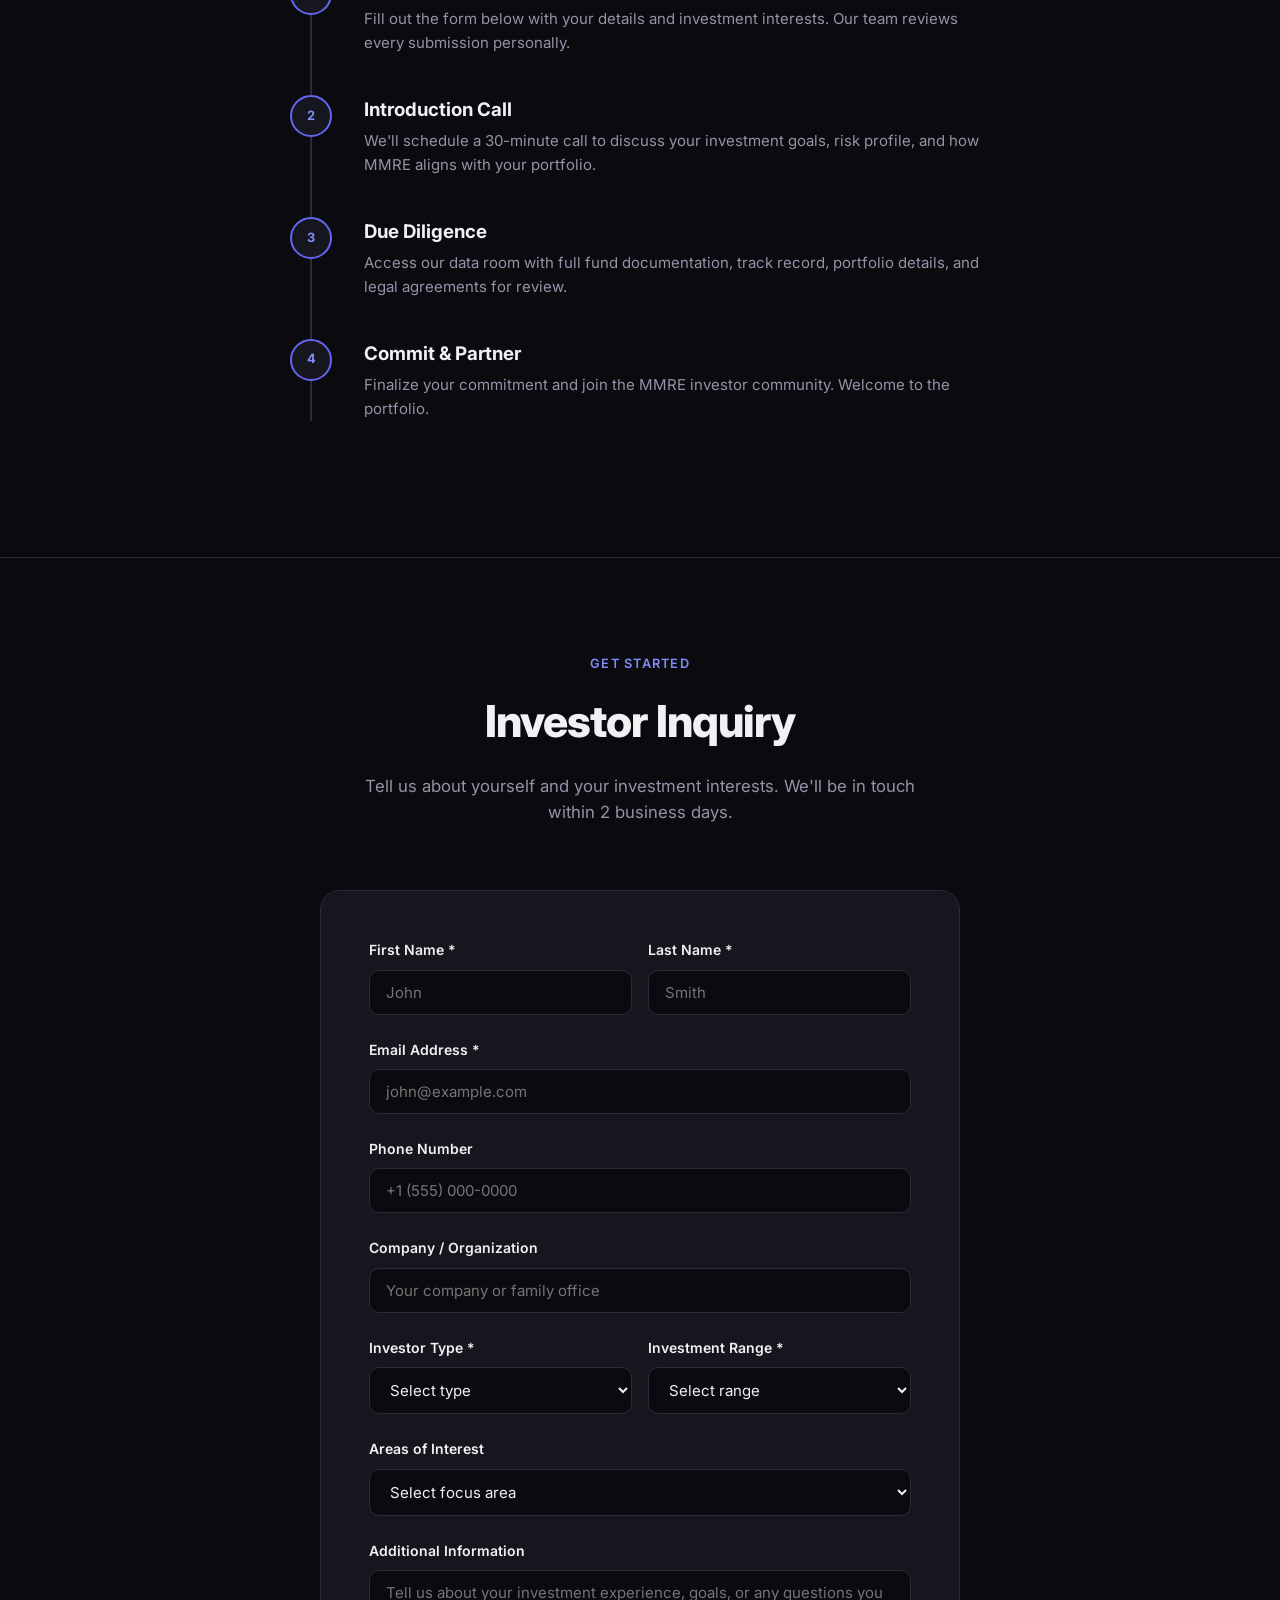
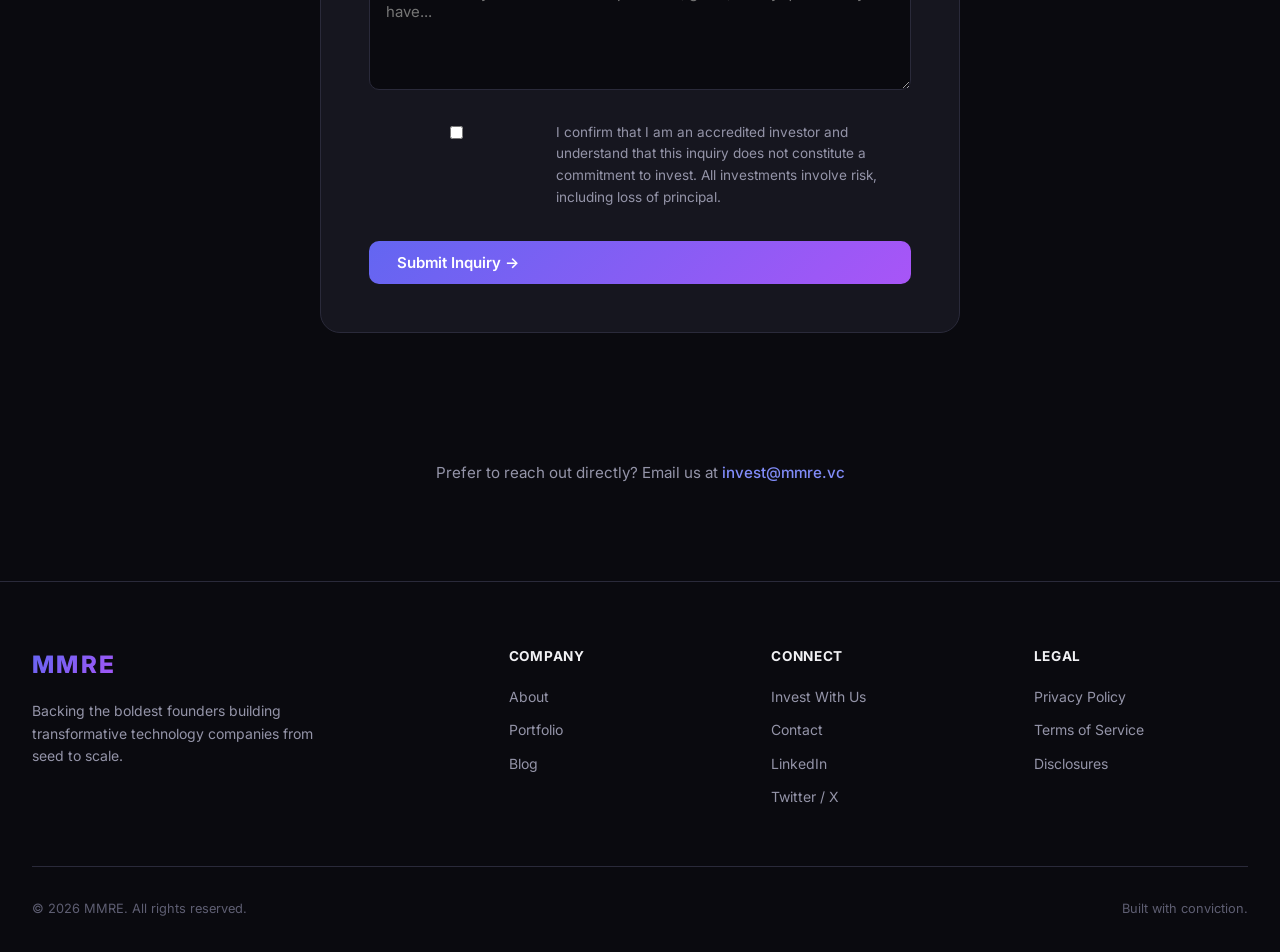
<file: invest.html>
<!DOCTYPE html>
<html lang="en">
<head>
  <meta charset="UTF-8">
  <meta name="viewport" content="width=device-width, initial-scale=1.0">
  <title>Invest With Us | MMRE Ventures</title>
  <meta name="description" content="Inquire about investing with MMRE. Partner with us to access exceptional venture capital returns.">
  <link rel="stylesheet" href="assets/styles.css">
</head>
<body>

  <!-- Navigation -->
  <nav class="nav scrolled" id="nav">
    <div class="nav-inner">
      <a href="index.html" class="nav-logo">MMRE</a>
      <button class="nav-toggle" onclick="document.querySelector('.nav-links').classList.toggle('open')" aria-label="Menu">
        <span></span><span></span><span></span>
      </button>
      <ul class="nav-links">
        <li><a href="index.html">Home</a></li>
        <li><a href="about.html">About</a></li>
        <li><a href="portfolio.html">Portfolio</a></li>
        <li><a href="blog.html">Blog</a></li>
        <li><a href="invest.html" class="nav-cta active">Invest With Us</a></li>
      </ul>
    </div>
  </nav>

  <!-- Page Header -->
  <header class="page-header">
    <h1>Invest With <span class="gradient-text">MMRE</span></h1>
    <p>Join a network of strategic investors backing the next generation of transformative technology companies.</p>
  </header>

  <!-- Why Invest Section -->
  <section class="section fade-in">
    <div class="section-header">
      <p class="section-label">Why MMRE</p>
      <h2 class="section-title">The MMRE Advantage</h2>
    </div>
    <div class="card-grid">
      <div class="card">
        <div class="card-icon">&#128200;</div>
        <h3>Proven Track Record</h3>
        <p>3.2x average return multiple across our fund portfolio with 12 successful exits and counting.</p>
      </div>
      <div class="card">
        <div class="card-icon">&#128269;</div>
        <h3>Rigorous Diligence</h3>
        <p>We evaluate 2,000+ companies annually and invest in fewer than 1%. Every investment is deeply researched and high-conviction.</p>
      </div>
      <div class="card">
        <div class="card-icon">&#128101;</div>
        <h3>Active Partnership</h3>
        <p>We don't just invest &mdash; we roll up our sleeves. Our team provides hands-on operational support to drive portfolio value.</p>
      </div>
      <div class="card">
        <div class="card-icon">&#127760;</div>
        <h3>Global Network</h3>
        <p>Access to our 500+ LP network, Fortune 500 partnerships, and deep connections across Silicon Valley and beyond.</p>
      </div>
      <div class="card">
        <div class="card-icon">&#128202;</div>
        <h3>Transparent Reporting</h3>
        <p>Quarterly portfolio updates, annual meetings, and real-time dashboards so you always know how your capital is performing.</p>
      </div>
      <div class="card">
        <div class="card-icon">&#128737;</div>
        <h3>Aligned Incentives</h3>
        <p>Our team invests significant personal capital alongside our LPs. We succeed only when you succeed.</p>
      </div>
    </div>
  </section>

  <div class="divider"></div>

  <!-- Investment Process -->
  <section class="section fade-in">
    <div class="section-header">
      <p class="section-label">Process</p>
      <h2 class="section-title">How It Works</h2>
      <p class="section-desc">From initial inquiry to committed partner in four straightforward steps.</p>
    </div>
    <div class="timeline">
      <div class="timeline-item">
        <div class="timeline-dot">1</div>
        <div class="timeline-content">
          <h3>Submit Inquiry</h3>
          <p>Fill out the form below with your details and investment interests. Our team reviews every submission personally.</p>
        </div>
      </div>
      <div class="timeline-item">
        <div class="timeline-dot">2</div>
        <div class="timeline-content">
          <h3>Introduction Call</h3>
          <p>We'll schedule a 30-minute call to discuss your investment goals, risk profile, and how MMRE aligns with your portfolio.</p>
        </div>
      </div>
      <div class="timeline-item">
        <div class="timeline-dot">3</div>
        <div class="timeline-content">
          <h3>Due Diligence</h3>
          <p>Access our data room with full fund documentation, track record, portfolio details, and legal agreements for review.</p>
        </div>
      </div>
      <div class="timeline-item">
        <div class="timeline-dot">4</div>
        <div class="timeline-content">
          <h3>Commit & Partner</h3>
          <p>Finalize your commitment and join the MMRE investor community. Welcome to the portfolio.</p>
        </div>
      </div>
    </div>
  </section>

  <div class="divider"></div>

  <!-- Inquiry Form -->
  <section class="section fade-in">
    <div class="section-header">
      <p class="section-label">Get Started</p>
      <h2 class="section-title">Investor Inquiry</h2>
      <p class="section-desc">Tell us about yourself and your investment interests. We'll be in touch within 2 business days.</p>
    </div>
    <div class="form-container">
      <form id="invest-form" onsubmit="handleSubmit(event)">
        <div class="form-row">
          <div class="form-group">
            <label for="firstName">First Name *</label>
            <input type="text" id="firstName" name="firstName" required placeholder="John">
          </div>
          <div class="form-group">
            <label for="lastName">Last Name *</label>
            <input type="text" id="lastName" name="lastName" required placeholder="Smith">
          </div>
        </div>

        <div class="form-group">
          <label for="email">Email Address *</label>
          <input type="email" id="email" name="email" required placeholder="john@example.com">
        </div>

        <div class="form-group">
          <label for="phone">Phone Number</label>
          <input type="tel" id="phone" name="phone" placeholder="+1 (555) 000-0000">
        </div>

        <div class="form-group">
          <label for="company">Company / Organization</label>
          <input type="text" id="company" name="company" placeholder="Your company or family office">
        </div>

        <div class="form-row">
          <div class="form-group">
            <label for="investorType">Investor Type *</label>
            <select id="investorType" name="investorType" required>
              <option value="" disabled selected>Select type</option>
              <option value="individual">Individual / Angel</option>
              <option value="family-office">Family Office</option>
              <option value="institutional">Institutional Investor</option>
              <option value="fund-of-funds">Fund of Funds</option>
              <option value="corporate">Corporate / Strategic</option>
              <option value="other">Other</option>
            </select>
          </div>
          <div class="form-group">
            <label for="investmentRange">Investment Range *</label>
            <select id="investmentRange" name="investmentRange" required>
              <option value="" disabled selected>Select range</option>
              <option value="100k-250k">$100K &ndash; $250K</option>
              <option value="250k-500k">$250K &ndash; $500K</option>
              <option value="500k-1m">$500K &ndash; $1M</option>
              <option value="1m-5m">$1M &ndash; $5M</option>
              <option value="5m+">$5M+</option>
            </select>
          </div>
        </div>

        <div class="form-group">
          <label for="interests">Areas of Interest</label>
          <select id="interests" name="interests">
            <option value="" disabled selected>Select focus area</option>
            <option value="all">All Sectors</option>
            <option value="ai">Enterprise AI</option>
            <option value="fintech">Fintech & Digital Assets</option>
            <option value="climate">Climate & Sustainability</option>
            <option value="health">Health & Biotech</option>
            <option value="devtools">Developer Infrastructure</option>
            <option value="deeptech">Deep Tech</option>
          </select>
        </div>

        <div class="form-group">
          <label for="message">Additional Information</label>
          <textarea id="message" name="message" placeholder="Tell us about your investment experience, goals, or any questions you have..."></textarea>
        </div>

        <div class="form-group">
          <label style="display: flex; align-items: flex-start; gap: 0.75rem; cursor: pointer;">
            <input type="checkbox" required style="margin-top: 4px; accent-color: var(--accent);">
            <span style="font-size: 0.85rem; color: var(--text-secondary); font-weight: 400;">
              I confirm that I am an accredited investor and understand that this inquiry does not constitute a commitment to invest. All investments involve risk, including loss of principal.
            </span>
          </label>
        </div>

        <button type="submit" class="btn btn-primary form-submit">Submit Inquiry &rarr;</button>
      </form>

      <!-- Success State -->
      <div id="form-success" style="display: none; text-align: center; padding: 3rem 1rem;">
        <div style="font-size: 3rem; margin-bottom: 1rem;">&#9989;</div>
        <h3 style="font-size: 1.5rem; margin-bottom: 0.5rem;">Inquiry Received</h3>
        <p style="color: var(--text-secondary);">Thank you for your interest in MMRE. Our team will review your inquiry and reach out within 2 business days.</p>
      </div>
    </div>
  </section>

  <!-- Contact Alternative -->
  <section class="section fade-in" style="padding-top: 2rem;">
    <div style="text-align: center;">
      <p style="color: var(--text-secondary); font-size: 0.95rem;">
        Prefer to reach out directly? Email us at
        <a href="mailto:invest@mmre.vc" style="color: var(--accent-light); text-decoration: none; font-weight: 500;">invest@mmre.vc</a>
      </p>
    </div>
  </section>

  <!-- Footer -->
  <footer class="footer">
    <div class="footer-inner">
      <div class="footer-brand">
        <a href="index.html" class="nav-logo">MMRE</a>
        <p>Backing the boldest founders building transformative technology companies from seed to scale.</p>
      </div>
      <div class="footer-col">
        <h4>Company</h4>
        <ul>
          <li><a href="about.html">About</a></li>
          <li><a href="portfolio.html">Portfolio</a></li>
          <li><a href="blog.html">Blog</a></li>
        </ul>
      </div>
      <div class="footer-col">
        <h4>Connect</h4>
        <ul>
          <li><a href="invest.html">Invest With Us</a></li>
          <li><a href="mailto:info@mmre.vc">Contact</a></li>
          <li><a href="#">LinkedIn</a></li>
          <li><a href="#">Twitter / X</a></li>
        </ul>
      </div>
      <div class="footer-col">
        <h4>Legal</h4>
        <ul>
          <li><a href="#">Privacy Policy</a></li>
          <li><a href="#">Terms of Service</a></li>
          <li><a href="#">Disclosures</a></li>
        </ul>
      </div>
    </div>
    <div class="footer-bottom">
      <span>&copy; 2026 MMRE. All rights reserved.</span>
      <span>Built with conviction.</span>
    </div>
  </footer>

  <script>
    window.addEventListener('scroll', () => {
      document.getElementById('nav').classList.toggle('scrolled', window.scrollY > 50);
    });
    const observer = new IntersectionObserver((entries) => {
      entries.forEach(entry => { if (entry.isIntersecting) entry.target.classList.add('visible'); });
    }, { threshold: 0.1 });
    document.querySelectorAll('.fade-in').forEach(el => observer.observe(el));

    function handleSubmit(e) {
      e.preventDefault();
      document.getElementById('invest-form').style.display = 'none';
      document.getElementById('form-success').style.display = 'block';
    }
  </script>

</body>
</html>
</file>
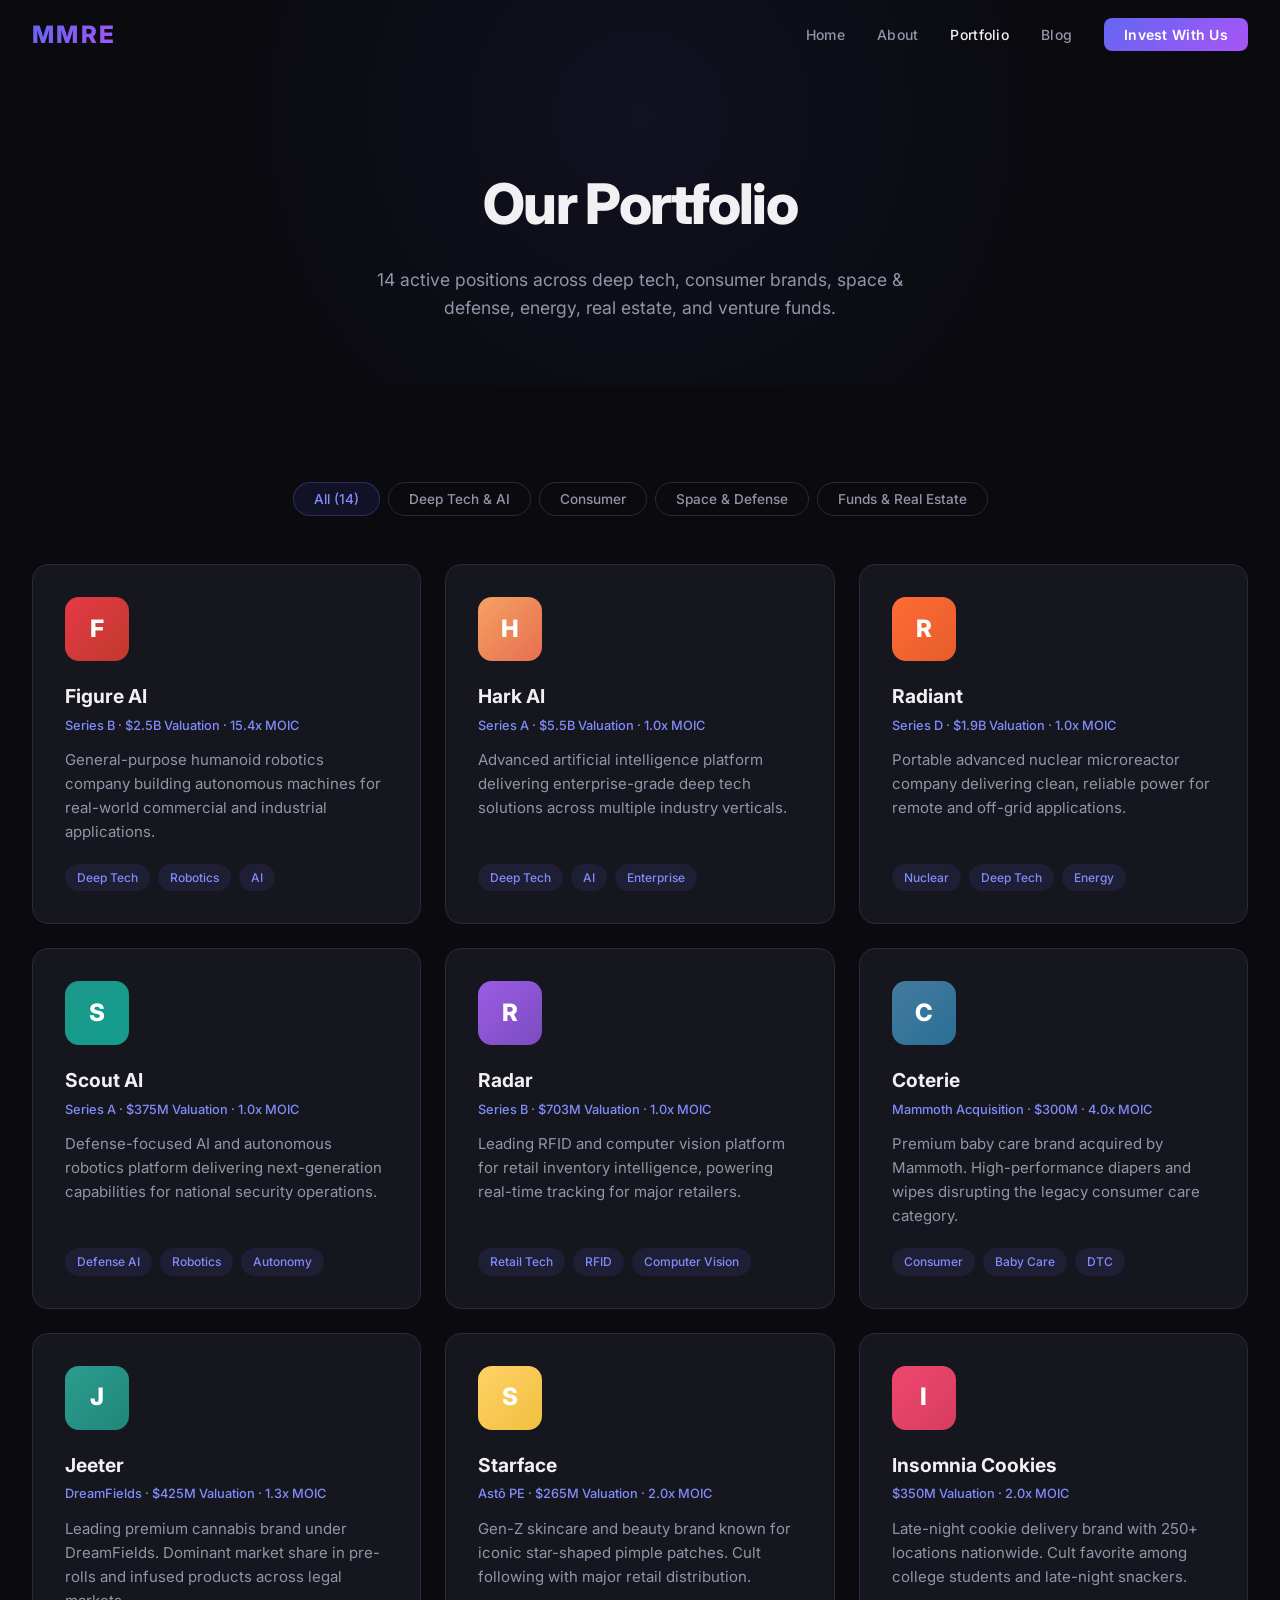
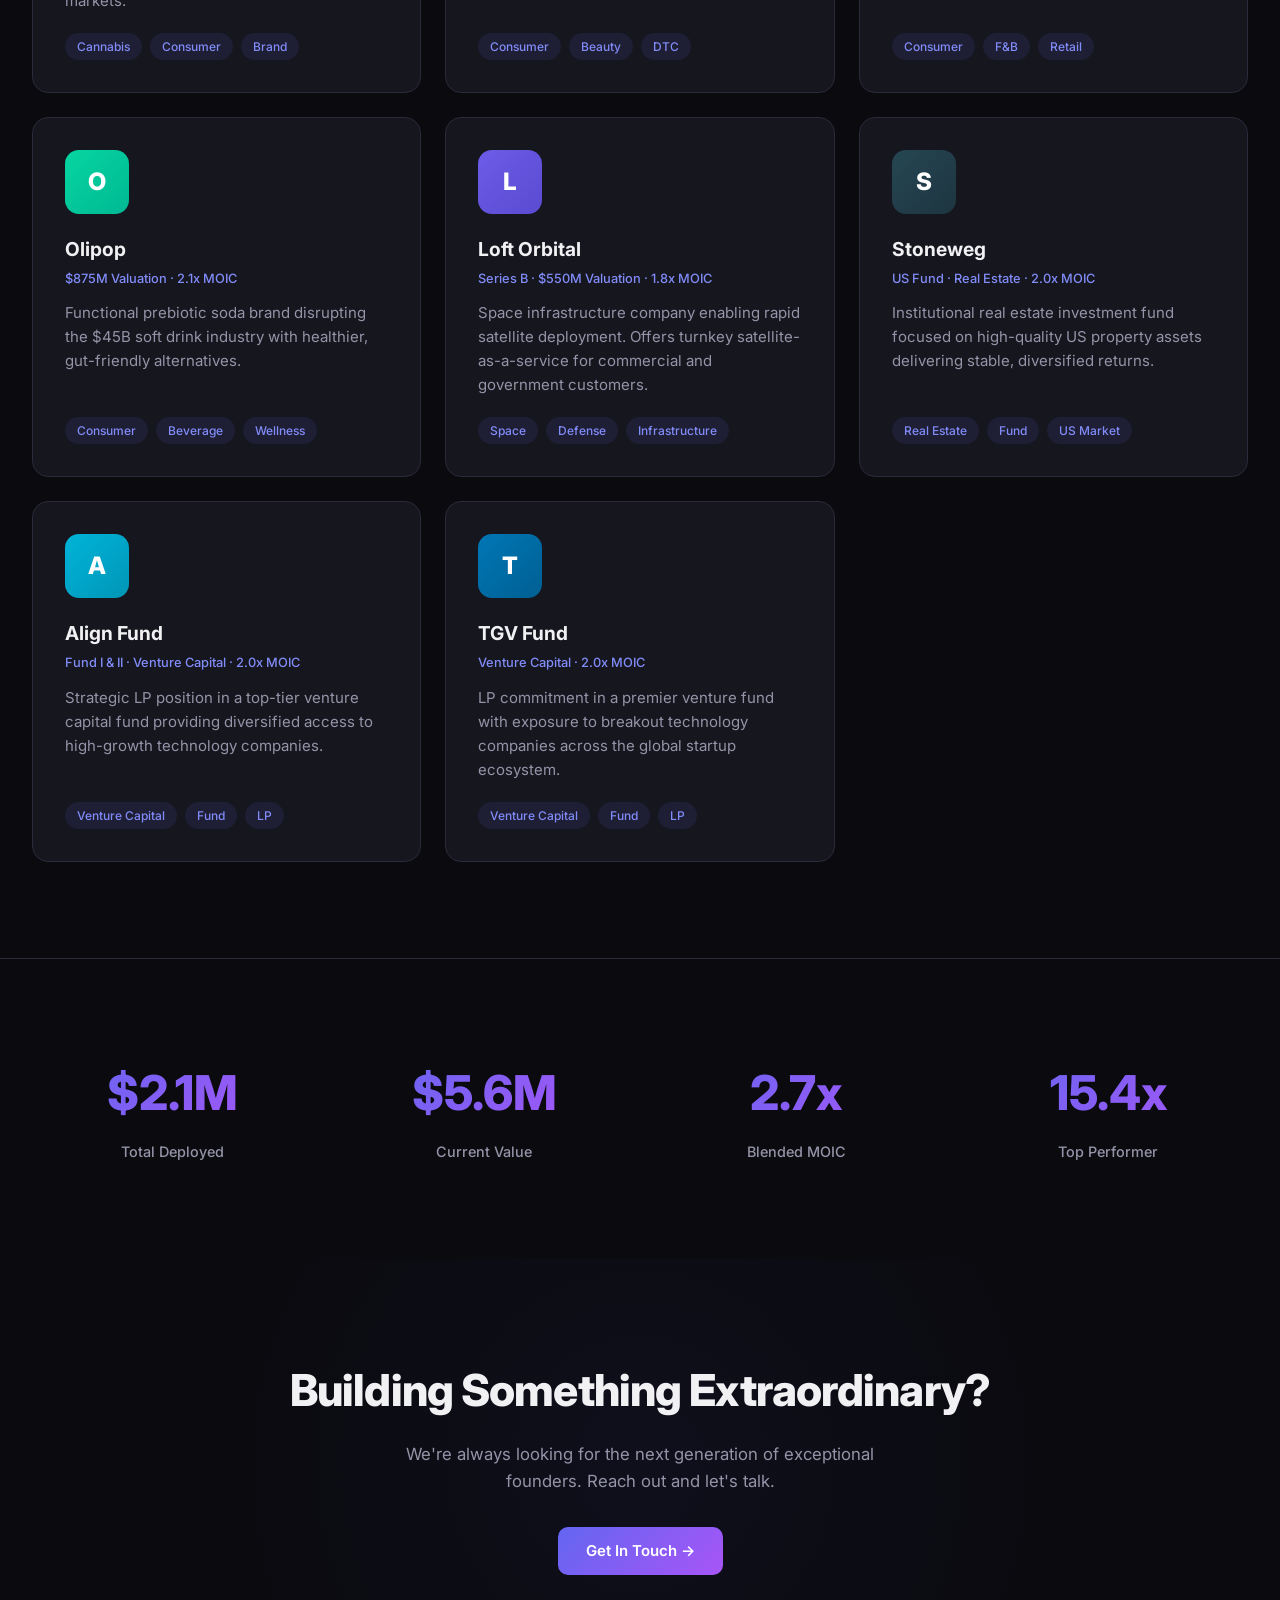
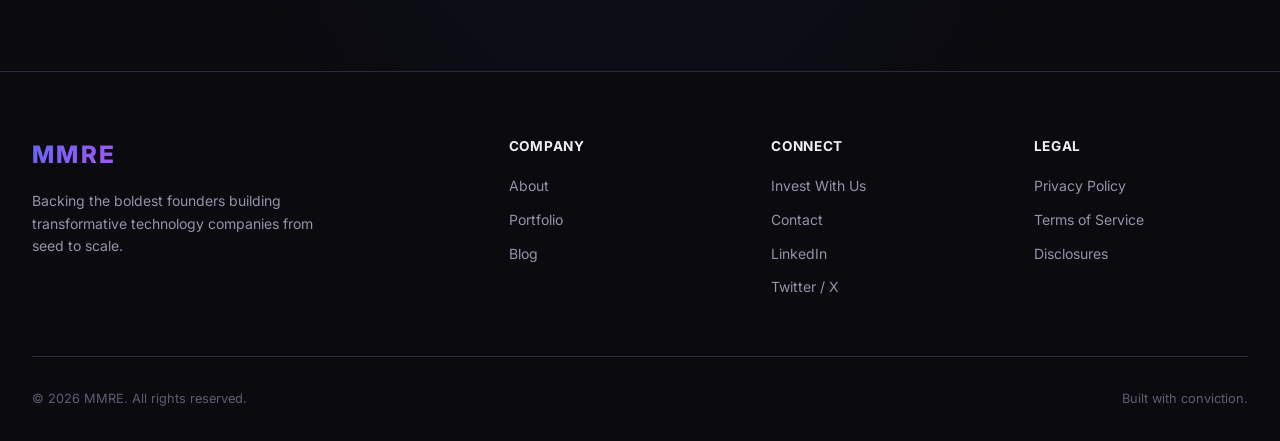
<file: portfolio.html>
<!DOCTYPE html>
<html lang="en">
<head>
  <meta charset="UTF-8">
  <meta name="viewport" content="width=device-width, initial-scale=1.0">
  <title>Portfolio | MMRE Ventures</title>
  <meta name="description" content="Explore MMRE's portfolio of transformative technology companies.">
  <link rel="stylesheet" href="assets/styles.css">
</head>
<body>

  <!-- Navigation -->
  <nav class="nav scrolled" id="nav">
    <div class="nav-inner">
      <a href="index.html" class="nav-logo">MMRE</a>
      <button class="nav-toggle" onclick="document.querySelector('.nav-links').classList.toggle('open')" aria-label="Menu">
        <span></span><span></span><span></span>
      </button>
      <ul class="nav-links">
        <li><a href="index.html">Home</a></li>
        <li><a href="about.html">About</a></li>
        <li><a href="portfolio.html" class="active">Portfolio</a></li>
        <li><a href="blog.html">Blog</a></li>
        <li><a href="invest.html" class="nav-cta">Invest With Us</a></li>
      </ul>
    </div>
  </nav>

  <!-- Page Header -->
  <header class="page-header">
    <h1>Our <span class="gradient-text">Portfolio</span></h1>
    <p>14 active positions across deep tech, consumer brands, space & defense, energy, real estate, and venture funds.</p>
  </header>

  <!-- Filter + Portfolio -->
  <section class="section">
    <div class="filter-tabs" id="filters">
      <button class="filter-tab active" data-filter="all">All (14)</button>
      <button class="filter-tab" data-filter="deeptech">Deep Tech & AI</button>
      <button class="filter-tab" data-filter="consumer">Consumer</button>
      <button class="filter-tab" data-filter="space">Space & Defense</button>
      <button class="filter-tab" data-filter="funds">Funds & Real Estate</button>
    </div>

    <div class="card-grid" id="portfolio-grid">

      <!-- Deep Tech & AI -->
      <div class="portfolio-card" data-category="deeptech">
        <div class="portfolio-logo" style="background:linear-gradient(135deg,#E63946,#c0392b)">F</div>
        <h3>Figure AI</h3>
        <span class="portfolio-stage">Series B &middot; $2.5B Valuation &middot; 15.4x MOIC</span>
        <p>General-purpose humanoid robotics company building autonomous machines for real-world commercial and industrial applications.</p>
        <div class="portfolio-tags">
          <span class="portfolio-tag">Deep Tech</span>
          <span class="portfolio-tag">Robotics</span>
          <span class="portfolio-tag">AI</span>
        </div>
      </div>

      <div class="portfolio-card" data-category="deeptech">
        <div class="portfolio-logo" style="background:linear-gradient(135deg,#F4A261,#e76f51)">H</div>
        <h3>Hark AI</h3>
        <span class="portfolio-stage">Series A &middot; $5.5B Valuation &middot; 1.0x MOIC</span>
        <p>Advanced artificial intelligence platform delivering enterprise-grade deep tech solutions across multiple industry verticals.</p>
        <div class="portfolio-tags">
          <span class="portfolio-tag">Deep Tech</span>
          <span class="portfolio-tag">AI</span>
          <span class="portfolio-tag">Enterprise</span>
        </div>
      </div>

      <div class="portfolio-card" data-category="deeptech">
        <div class="portfolio-logo" style="background:linear-gradient(135deg,#FF6B35,#e55d2b)">R</div>
        <h3>Radiant</h3>
        <span class="portfolio-stage">Series D &middot; $1.9B Valuation &middot; 1.0x MOIC</span>
        <p>Portable advanced nuclear microreactor company delivering clean, reliable power for remote and off-grid applications.</p>
        <div class="portfolio-tags">
          <span class="portfolio-tag">Nuclear</span>
          <span class="portfolio-tag">Deep Tech</span>
          <span class="portfolio-tag">Energy</span>
        </div>
      </div>

      <div class="portfolio-card" data-category="deeptech">
        <div class="portfolio-logo" style="background:linear-gradient(135deg,#1B998B,#159c8c)">S</div>
        <h3>Scout AI</h3>
        <span class="portfolio-stage">Series A &middot; $375M Valuation &middot; 1.0x MOIC</span>
        <p>Defense-focused AI and autonomous robotics platform delivering next-generation capabilities for national security operations.</p>
        <div class="portfolio-tags">
          <span class="portfolio-tag">Defense AI</span>
          <span class="portfolio-tag">Robotics</span>
          <span class="portfolio-tag">Autonomy</span>
        </div>
      </div>

      <div class="portfolio-card" data-category="deeptech">
        <div class="portfolio-logo" style="background:linear-gradient(135deg,#9B5DE5,#7b4cbf)">R</div>
        <h3>Radar</h3>
        <span class="portfolio-stage">Series B &middot; $703M Valuation &middot; 1.0x MOIC</span>
        <p>Leading RFID and computer vision platform for retail inventory intelligence, powering real-time tracking for major retailers.</p>
        <div class="portfolio-tags">
          <span class="portfolio-tag">Retail Tech</span>
          <span class="portfolio-tag">RFID</span>
          <span class="portfolio-tag">Computer Vision</span>
        </div>
      </div>

      <!-- Consumer -->
      <div class="portfolio-card" data-category="consumer">
        <div class="portfolio-logo" style="background:linear-gradient(135deg,#457B9D,#2a6f97)">C</div>
        <h3>Coterie</h3>
        <span class="portfolio-stage">Mammoth Acquisition &middot; $300M &middot; 4.0x MOIC</span>
        <p>Premium baby care brand acquired by Mammoth. High-performance diapers and wipes disrupting the legacy consumer care category.</p>
        <div class="portfolio-tags">
          <span class="portfolio-tag">Consumer</span>
          <span class="portfolio-tag">Baby Care</span>
          <span class="portfolio-tag">DTC</span>
        </div>
      </div>

      <div class="portfolio-card" data-category="consumer">
        <div class="portfolio-logo" style="background:linear-gradient(135deg,#2A9D8F,#21867a)">J</div>
        <h3>Jeeter</h3>
        <span class="portfolio-stage">DreamFields &middot; $425M Valuation &middot; 1.3x MOIC</span>
        <p>Leading premium cannabis brand under DreamFields. Dominant market share in pre-rolls and infused products across legal markets.</p>
        <div class="portfolio-tags">
          <span class="portfolio-tag">Cannabis</span>
          <span class="portfolio-tag">Consumer</span>
          <span class="portfolio-tag">Brand</span>
        </div>
      </div>

      <div class="portfolio-card" data-category="consumer">
        <div class="portfolio-logo" style="background:linear-gradient(135deg,#FFD166,#f0c040)">S</div>
        <h3>Starface</h3>
        <span class="portfolio-stage">Ast&#333; PE &middot; $265M Valuation &middot; 2.0x MOIC</span>
        <p>Gen-Z skincare and beauty brand known for iconic star-shaped pimple patches. Cult following with major retail distribution.</p>
        <div class="portfolio-tags">
          <span class="portfolio-tag">Consumer</span>
          <span class="portfolio-tag">Beauty</span>
          <span class="portfolio-tag">DTC</span>
        </div>
      </div>

      <div class="portfolio-card" data-category="consumer">
        <div class="portfolio-logo" style="background:linear-gradient(135deg,#EF476F,#d63d5e)">I</div>
        <h3>Insomnia Cookies</h3>
        <span class="portfolio-stage">$350M Valuation &middot; 2.0x MOIC</span>
        <p>Late-night cookie delivery brand with 250+ locations nationwide. Cult favorite among college students and late-night snackers.</p>
        <div class="portfolio-tags">
          <span class="portfolio-tag">Consumer</span>
          <span class="portfolio-tag">F&B</span>
          <span class="portfolio-tag">Retail</span>
        </div>
      </div>

      <div class="portfolio-card" data-category="consumer">
        <div class="portfolio-logo" style="background:linear-gradient(135deg,#06D6A0,#00b894)">O</div>
        <h3>Olipop</h3>
        <span class="portfolio-stage">$875M Valuation &middot; 2.1x MOIC</span>
        <p>Functional prebiotic soda brand disrupting the $45B soft drink industry with healthier, gut-friendly alternatives.</p>
        <div class="portfolio-tags">
          <span class="portfolio-tag">Consumer</span>
          <span class="portfolio-tag">Beverage</span>
          <span class="portfolio-tag">Wellness</span>
        </div>
      </div>

      <!-- Space & Defense -->
      <div class="portfolio-card" data-category="space">
        <div class="portfolio-logo" style="background:linear-gradient(135deg,#6C5CE7,#5a4bd1)">L</div>
        <h3>Loft Orbital</h3>
        <span class="portfolio-stage">Series B &middot; $550M Valuation &middot; 1.8x MOIC</span>
        <p>Space infrastructure company enabling rapid satellite deployment. Offers turnkey satellite-as-a-service for commercial and government customers.</p>
        <div class="portfolio-tags">
          <span class="portfolio-tag">Space</span>
          <span class="portfolio-tag">Defense</span>
          <span class="portfolio-tag">Infrastructure</span>
        </div>
      </div>

      <!-- Funds & Real Estate -->
      <div class="portfolio-card" data-category="funds">
        <div class="portfolio-logo" style="background:linear-gradient(135deg,#264653,#1d3540)">S</div>
        <h3>Stoneweg</h3>
        <span class="portfolio-stage">US Fund &middot; Real Estate &middot; 2.0x MOIC</span>
        <p>Institutional real estate investment fund focused on high-quality US property assets delivering stable, diversified returns.</p>
        <div class="portfolio-tags">
          <span class="portfolio-tag">Real Estate</span>
          <span class="portfolio-tag">Fund</span>
          <span class="portfolio-tag">US Market</span>
        </div>
      </div>

      <div class="portfolio-card" data-category="funds">
        <div class="portfolio-logo" style="background:linear-gradient(135deg,#00B4D8,#0096b7)">A</div>
        <h3>Align Fund</h3>
        <span class="portfolio-stage">Fund I &amp; II &middot; Venture Capital &middot; 2.0x MOIC</span>
        <p>Strategic LP position in a top-tier venture capital fund providing diversified access to high-growth technology companies.</p>
        <div class="portfolio-tags">
          <span class="portfolio-tag">Venture Capital</span>
          <span class="portfolio-tag">Fund</span>
          <span class="portfolio-tag">LP</span>
        </div>
      </div>

      <div class="portfolio-card" data-category="funds">
        <div class="portfolio-logo" style="background:linear-gradient(135deg,#0077B6,#005f92)">T</div>
        <h3>TGV Fund</h3>
        <span class="portfolio-stage">Venture Capital &middot; 2.0x MOIC</span>
        <p>LP commitment in a premier venture fund with exposure to breakout technology companies across the global startup ecosystem.</p>
        <div class="portfolio-tags">
          <span class="portfolio-tag">Venture Capital</span>
          <span class="portfolio-tag">Fund</span>
          <span class="portfolio-tag">LP</span>
        </div>
      </div>

    </div>
  </section>

  <!-- Stats -->
  <div class="divider"></div>
  <div class="stats fade-in">
    <div class="stat">
      <div class="stat-value">$2.1M</div>
      <div class="stat-label">Total Deployed</div>
    </div>
    <div class="stat">
      <div class="stat-value">$5.6M</div>
      <div class="stat-label">Current Value</div>
    </div>
    <div class="stat">
      <div class="stat-value">2.7x</div>
      <div class="stat-label">Blended MOIC</div>
    </div>
    <div class="stat">
      <div class="stat-value">15.4x</div>
      <div class="stat-label">Top Performer</div>
    </div>
  </div>

  <!-- CTA -->
  <section class="cta-section">
    <div class="cta-content fade-in">
      <h2>Building Something <span class="gradient-text">Extraordinary?</span></h2>
      <p>We're always looking for the next generation of exceptional founders. Reach out and let's talk.</p>
      <a href="invest.html" class="btn btn-primary">Get In Touch &rarr;</a>
    </div>
  </section>

  <!-- Footer -->
  <footer class="footer">
    <div class="footer-inner">
      <div class="footer-brand">
        <a href="index.html" class="nav-logo">MMRE</a>
        <p>Backing the boldest founders building transformative technology companies from seed to scale.</p>
      </div>
      <div class="footer-col">
        <h4>Company</h4>
        <ul>
          <li><a href="about.html">About</a></li>
          <li><a href="portfolio.html">Portfolio</a></li>
          <li><a href="blog.html">Blog</a></li>
        </ul>
      </div>
      <div class="footer-col">
        <h4>Connect</h4>
        <ul>
          <li><a href="invest.html">Invest With Us</a></li>
          <li><a href="mailto:info@mmre.vc">Contact</a></li>
          <li><a href="#">LinkedIn</a></li>
          <li><a href="#">Twitter / X</a></li>
        </ul>
      </div>
      <div class="footer-col">
        <h4>Legal</h4>
        <ul>
          <li><a href="#">Privacy Policy</a></li>
          <li><a href="#">Terms of Service</a></li>
          <li><a href="#">Disclosures</a></li>
        </ul>
      </div>
    </div>
    <div class="footer-bottom">
      <span>&copy; 2026 MMRE. All rights reserved.</span>
      <span>Built with conviction.</span>
    </div>
  </footer>

  <script>
    // Navbar scroll
    window.addEventListener('scroll', () => {
      document.getElementById('nav').classList.toggle('scrolled', window.scrollY > 50);
    });

    // Fade in
    const observer = new IntersectionObserver((entries) => {
      entries.forEach(entry => { if (entry.isIntersecting) entry.target.classList.add('visible'); });
    }, { threshold: 0.1 });
    document.querySelectorAll('.fade-in').forEach(el => observer.observe(el));

    // Portfolio filter
    document.getElementById('filters').addEventListener('click', (e) => {
      if (!e.target.classList.contains('filter-tab')) return;
      document.querySelectorAll('.filter-tab').forEach(t => t.classList.remove('active'));
      e.target.classList.add('active');
      const filter = e.target.dataset.filter;
      document.querySelectorAll('.portfolio-card').forEach(card => {
        if (filter === 'all' || card.dataset.category === filter) {
          card.style.display = '';
          card.style.opacity = '0';
          card.style.transform = 'translateY(10px)';
          requestAnimationFrame(() => {
            card.style.transition = 'all 0.3s ease';
            card.style.opacity = '1';
            card.style.transform = 'translateY(0)';
          });
        } else {
          card.style.display = 'none';
        }
      });
    });
  </script>

</body>
</html>
</file>
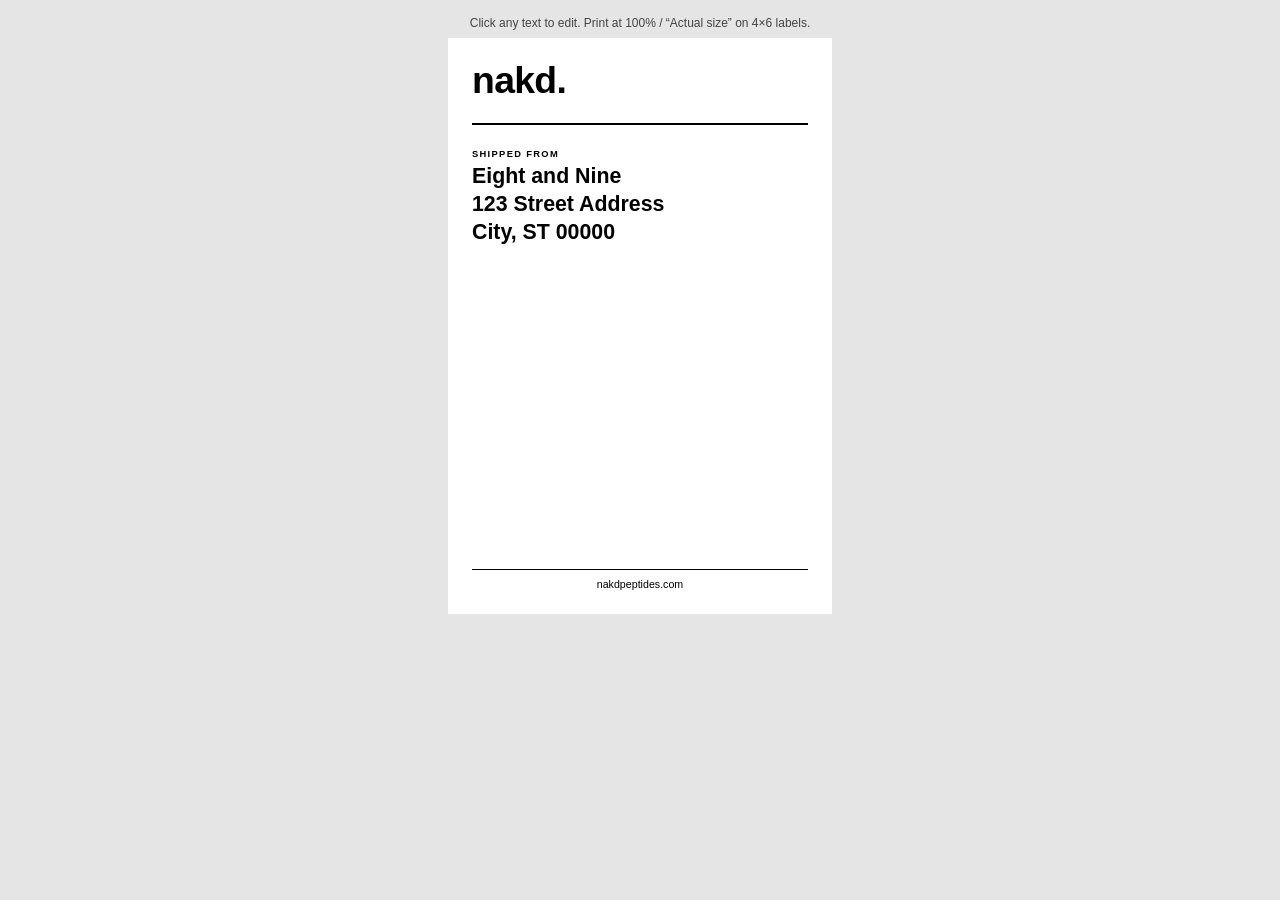
<file: templates/nakd-shipping-label-4x6.html>
<!doctype html>
<html lang="en">
<head>
<meta charset="utf-8">
<meta name="viewport" content="width=device-width, initial-scale=1">
<title>nakd. 4x6 Insert</title>
<style>
  /* 4x6 thermal label, portrait. Click any text to edit, then Print (Ctrl/Cmd+P). */
  @page { size: 4in 6in; margin: 0; }
  * { box-sizing: border-box; margin: 0; padding: 0; }
  html, body { background: #e5e5e5; font-family: Helvetica, Arial, sans-serif; color: #000; }

  .hint {
    max-width: 4in; margin: 16px auto 8px; font-size: 12px; color: #444; text-align: center;
  }

  .label {
    width: 4in; height: 6in; margin: 0 auto 24px; background: #fff;
    padding: 0.25in; display: flex; flex-direction: column;
  }

  .brand { font-size: 28pt; font-weight: 800; letter-spacing: -0.5pt; line-height: 1; }

  .tag  { font-size: 7pt; font-weight: 700; letter-spacing: 1pt; text-transform: uppercase; margin-bottom: 3pt; }

  .rule { border-top: 2pt solid #000; margin: 0.25in 0; }

  .to { flex: 1; }
  .to .addr { font-size: 16pt; font-weight: 700; line-height: 1.3; }

  .foot { border-top: 1pt solid #000; padding-top: 6pt; font-size: 8pt; display: flex; justify-content: center; }

  [contenteditable]:hover { outline: 1px dashed #999; }
  [contenteditable]:focus { outline: 1px solid #000; }

  @media print {
    html, body { background: #fff; }
    .hint { display: none; }
    .label { margin: 0; page-break-after: always; }
    [contenteditable]:hover, [contenteditable]:focus { outline: none; }
  }
</style>
</head>
<body>
  <p class="hint">Click any text to edit. Print at 100% / “Actual size” on 4×6 labels.</p>

  <div class="label">
    <div class="brand">nakd.</div>

    <div class="rule"></div>

    <div class="to">
      <div class="tag">Shipped From</div>
      <div class="addr" contenteditable="true">
        Eight and Nine<br>
        123 Street Address<br>
        City, ST 00000
      </div>
    </div>

    <div class="foot">
      <span>nakdpeptides.com</span>
    </div>
  </div>
</body>
</html>
</file>
<file: assets/styles.css>
/* MMRE Custom Styles */
@import url('https://fonts.googleapis.com/css2?family=Inter:wght@300;400;500;600;700;800;900&display=swap');

:root {
  --accent: #6366f1;
  --accent-light: #818cf8;
  --accent-dark: #4f46e5;
  --bg-primary: #0a0a0f;
  --bg-secondary: #111118;
  --bg-card: #16161f;
  --bg-card-hover: #1e1e2a;
  --text-primary: #f1f1f4;
  --text-secondary: #9494a8;
  --text-muted: #5e5e72;
  --border: #2a2a3a;
  --gradient-start: #6366f1;
  --gradient-end: #a855f7;
}

* {
  margin: 0;
  padding: 0;
  box-sizing: border-box;
}

html {
  scroll-behavior: smooth;
}

body {
  font-family: 'Inter', -apple-system, BlinkMacSystemFont, sans-serif;
  background: var(--bg-primary);
  color: var(--text-primary);
  line-height: 1.6;
  -webkit-font-smoothing: antialiased;
}

/* Navigation */
.nav {
  position: fixed;
  top: 0;
  left: 0;
  right: 0;
  z-index: 100;
  padding: 1rem 2rem;
  transition: all 0.3s ease;
  background: transparent;
}

.nav.scrolled {
  background: rgba(10, 10, 15, 0.9);
  backdrop-filter: blur(20px);
  border-bottom: 1px solid var(--border);
}

.nav-inner {
  max-width: 1280px;
  margin: 0 auto;
  display: flex;
  align-items: center;
  justify-content: space-between;
}

.nav-logo {
  font-size: 1.5rem;
  font-weight: 800;
  letter-spacing: 0.1em;
  text-decoration: none;
  color: var(--text-primary);
  background: linear-gradient(135deg, var(--gradient-start), var(--gradient-end));
  -webkit-background-clip: text;
  -webkit-text-fill-color: transparent;
  background-clip: text;
}

.nav-links {
  display: flex;
  align-items: center;
  gap: 2rem;
  list-style: none;
}

.nav-links a {
  color: var(--text-secondary);
  text-decoration: none;
  font-size: 0.875rem;
  font-weight: 500;
  transition: color 0.2s;
  letter-spacing: 0.02em;
}

.nav-links a:hover,
.nav-links a.active {
  color: var(--text-primary);
}

.nav-cta {
  background: linear-gradient(135deg, var(--gradient-start), var(--gradient-end));
  color: white !important;
  padding: 0.5rem 1.25rem;
  border-radius: 8px;
  font-weight: 600 !important;
  transition: opacity 0.2s, transform 0.2s !important;
}

.nav-cta:hover {
  opacity: 0.9;
  transform: translateY(-1px);
}

/* Mobile menu */
.nav-toggle {
  display: none;
  flex-direction: column;
  gap: 5px;
  background: none;
  border: none;
  cursor: pointer;
  padding: 4px;
}

.nav-toggle span {
  display: block;
  width: 24px;
  height: 2px;
  background: var(--text-primary);
  transition: all 0.3s;
}

@media (max-width: 768px) {
  .nav-toggle {
    display: flex;
  }
  .nav-links {
    display: none;
    position: absolute;
    top: 100%;
    left: 0;
    right: 0;
    flex-direction: column;
    background: rgba(10, 10, 15, 0.98);
    backdrop-filter: blur(20px);
    padding: 1.5rem 2rem;
    gap: 1rem;
    border-bottom: 1px solid var(--border);
  }
  .nav-links.open {
    display: flex;
  }
}

/* Hero */
.hero {
  min-height: 100vh;
  display: flex;
  align-items: center;
  justify-content: center;
  text-align: center;
  padding: 8rem 2rem 4rem;
  position: relative;
  overflow: hidden;
}

.hero::before {
  content: '';
  position: absolute;
  top: -50%;
  left: -50%;
  width: 200%;
  height: 200%;
  background: radial-gradient(circle at 50% 50%, rgba(99, 102, 241, 0.08) 0%, transparent 50%);
  animation: pulse 8s ease-in-out infinite;
}

@keyframes pulse {
  0%, 100% { transform: scale(1); opacity: 0.5; }
  50% { transform: scale(1.1); opacity: 1; }
}

.hero-content {
  position: relative;
  z-index: 1;
  max-width: 800px;
}

.hero-badge {
  display: inline-block;
  padding: 0.375rem 1rem;
  background: rgba(99, 102, 241, 0.1);
  border: 1px solid rgba(99, 102, 241, 0.3);
  border-radius: 100px;
  font-size: 0.8rem;
  font-weight: 500;
  color: var(--accent-light);
  letter-spacing: 0.05em;
  margin-bottom: 1.5rem;
}

.hero h1 {
  font-size: clamp(2.5rem, 6vw, 4.5rem);
  font-weight: 800;
  line-height: 1.1;
  margin-bottom: 1.5rem;
  letter-spacing: -0.03em;
}

.hero h1 .gradient-text {
  background: linear-gradient(135deg, var(--gradient-start), var(--gradient-end));
  -webkit-background-clip: text;
  -webkit-text-fill-color: transparent;
  background-clip: text;
}

.hero p {
  font-size: 1.125rem;
  color: var(--text-secondary);
  max-width: 560px;
  margin: 0 auto 2.5rem;
  line-height: 1.7;
}

.hero-buttons {
  display: flex;
  gap: 1rem;
  justify-content: center;
  flex-wrap: wrap;
}

/* Buttons */
.btn {
  display: inline-flex;
  align-items: center;
  gap: 0.5rem;
  padding: 0.75rem 1.75rem;
  border-radius: 10px;
  font-size: 0.9375rem;
  font-weight: 600;
  text-decoration: none;
  transition: all 0.2s;
  cursor: pointer;
  border: none;
  font-family: inherit;
}

.btn-primary {
  background: linear-gradient(135deg, var(--gradient-start), var(--gradient-end));
  color: white;
}

.btn-primary:hover {
  opacity: 0.9;
  transform: translateY(-2px);
  box-shadow: 0 8px 30px rgba(99, 102, 241, 0.3);
}

.btn-secondary {
  background: var(--bg-card);
  color: var(--text-primary);
  border: 1px solid var(--border);
}

.btn-secondary:hover {
  background: var(--bg-card-hover);
  transform: translateY(-2px);
}

/* Sections */
.section {
  padding: 6rem 2rem;
  max-width: 1280px;
  margin: 0 auto;
}

.section-header {
  text-align: center;
  margin-bottom: 4rem;
}

.section-label {
  font-size: 0.8rem;
  font-weight: 600;
  letter-spacing: 0.1em;
  text-transform: uppercase;
  color: var(--accent-light);
  margin-bottom: 0.75rem;
}

.section-title {
  font-size: clamp(1.75rem, 4vw, 2.75rem);
  font-weight: 800;
  letter-spacing: -0.02em;
  margin-bottom: 1rem;
}

.section-desc {
  color: var(--text-secondary);
  max-width: 600px;
  margin: 0 auto;
  font-size: 1.05rem;
}

/* Stats */
.stats {
  display: grid;
  grid-template-columns: repeat(auto-fit, minmax(200px, 1fr));
  gap: 2rem;
  padding: 4rem 2rem;
  max-width: 1280px;
  margin: 0 auto;
}

.stat {
  text-align: center;
  padding: 2rem;
}

.stat-value {
  font-size: 3rem;
  font-weight: 800;
  background: linear-gradient(135deg, var(--gradient-start), var(--gradient-end));
  -webkit-background-clip: text;
  -webkit-text-fill-color: transparent;
  background-clip: text;
  margin-bottom: 0.5rem;
}

.stat-label {
  color: var(--text-secondary);
  font-size: 0.9rem;
  font-weight: 500;
}

/* Cards Grid */
.card-grid {
  display: grid;
  grid-template-columns: repeat(auto-fill, minmax(340px, 1fr));
  gap: 1.5rem;
}

.card {
  background: var(--bg-card);
  border: 1px solid var(--border);
  border-radius: 16px;
  padding: 2rem;
  transition: all 0.3s ease;
}

.card:hover {
  background: var(--bg-card-hover);
  border-color: rgba(99, 102, 241, 0.3);
  transform: translateY(-4px);
  box-shadow: 0 20px 40px rgba(0, 0, 0, 0.3);
}

.card-icon {
  width: 48px;
  height: 48px;
  background: rgba(99, 102, 241, 0.1);
  border-radius: 12px;
  display: flex;
  align-items: center;
  justify-content: center;
  margin-bottom: 1.25rem;
  font-size: 1.25rem;
}

.card h3 {
  font-size: 1.2rem;
  font-weight: 700;
  margin-bottom: 0.75rem;
}

.card p {
  color: var(--text-secondary);
  font-size: 0.9375rem;
  line-height: 1.6;
}

/* Portfolio Cards */
.portfolio-card {
  background: var(--bg-card);
  border: 1px solid var(--border);
  border-radius: 16px;
  padding: 2rem;
  transition: all 0.3s ease;
  display: flex;
  flex-direction: column;
}

.portfolio-card:hover {
  background: var(--bg-card-hover);
  border-color: rgba(99, 102, 241, 0.3);
  transform: translateY(-4px);
}

.portfolio-logo {
  width: 64px;
  height: 64px;
  background: linear-gradient(135deg, var(--gradient-start), var(--gradient-end));
  border-radius: 14px;
  display: flex;
  align-items: center;
  justify-content: center;
  font-size: 1.5rem;
  font-weight: 800;
  color: white;
  margin-bottom: 1.25rem;
}

.portfolio-card h3 {
  font-size: 1.2rem;
  font-weight: 700;
  margin-bottom: 0.25rem;
}

.portfolio-stage {
  font-size: 0.8rem;
  color: var(--accent-light);
  font-weight: 500;
  margin-bottom: 0.75rem;
}

.portfolio-card p {
  color: var(--text-secondary);
  font-size: 0.9375rem;
  line-height: 1.6;
  flex-grow: 1;
}

.portfolio-tags {
  display: flex;
  flex-wrap: wrap;
  gap: 0.5rem;
  margin-top: 1.25rem;
}

.portfolio-tag {
  font-size: 0.75rem;
  padding: 0.25rem 0.75rem;
  background: rgba(99, 102, 241, 0.1);
  color: var(--accent-light);
  border-radius: 100px;
  font-weight: 500;
}

/* Blog Cards */
.blog-card {
  background: var(--bg-card);
  border: 1px solid var(--border);
  border-radius: 16px;
  overflow: hidden;
  transition: all 0.3s ease;
  text-decoration: none;
  color: inherit;
  display: block;
}

.blog-card:hover {
  background: var(--bg-card-hover);
  border-color: rgba(99, 102, 241, 0.3);
  transform: translateY(-4px);
}

.blog-card-image {
  height: 200px;
  background: linear-gradient(135deg, rgba(99, 102, 241, 0.2), rgba(168, 85, 247, 0.2));
  display: flex;
  align-items: center;
  justify-content: center;
  font-size: 3rem;
}

.blog-card-body {
  padding: 1.75rem;
}

.blog-card-meta {
  font-size: 0.8rem;
  color: var(--text-muted);
  margin-bottom: 0.75rem;
  display: flex;
  gap: 1rem;
}

.blog-card h3 {
  font-size: 1.15rem;
  font-weight: 700;
  margin-bottom: 0.5rem;
  line-height: 1.4;
}

.blog-card p {
  color: var(--text-secondary);
  font-size: 0.9rem;
  line-height: 1.6;
}

/* Team Grid */
.team-grid {
  display: grid;
  grid-template-columns: repeat(auto-fill, minmax(280px, 1fr));
  gap: 1.5rem;
}

.team-card {
  background: var(--bg-card);
  border: 1px solid var(--border);
  border-radius: 16px;
  padding: 2rem;
  text-align: center;
  transition: all 0.3s ease;
}

.team-card:hover {
  background: var(--bg-card-hover);
  border-color: rgba(99, 102, 241, 0.3);
  transform: translateY(-4px);
}

.team-avatar {
  width: 96px;
  height: 96px;
  background: linear-gradient(135deg, var(--gradient-start), var(--gradient-end));
  border-radius: 50%;
  display: flex;
  align-items: center;
  justify-content: center;
  font-size: 2rem;
  font-weight: 700;
  color: white;
  margin: 0 auto 1.25rem;
}

.team-card h3 {
  font-size: 1.15rem;
  font-weight: 700;
  margin-bottom: 0.25rem;
}

.team-role {
  color: var(--accent-light);
  font-size: 0.875rem;
  font-weight: 500;
  margin-bottom: 0.75rem;
}

.team-bio {
  color: var(--text-secondary);
  font-size: 0.875rem;
  line-height: 1.6;
}

/* Contact / Invest Form */
.form-container {
  max-width: 640px;
  margin: 0 auto;
  background: var(--bg-card);
  border: 1px solid var(--border);
  border-radius: 20px;
  padding: 3rem;
}

.form-group {
  margin-bottom: 1.5rem;
}

.form-group label {
  display: block;
  font-size: 0.875rem;
  font-weight: 600;
  margin-bottom: 0.5rem;
  color: var(--text-primary);
}

.form-group input,
.form-group select,
.form-group textarea {
  width: 100%;
  padding: 0.75rem 1rem;
  background: var(--bg-primary);
  border: 1px solid var(--border);
  border-radius: 10px;
  color: var(--text-primary);
  font-size: 0.9375rem;
  font-family: inherit;
  transition: border-color 0.2s;
}

.form-group input:focus,
.form-group select:focus,
.form-group textarea:focus {
  outline: none;
  border-color: var(--accent);
  box-shadow: 0 0 0 3px rgba(99, 102, 241, 0.1);
}

.form-group textarea {
  min-height: 120px;
  resize: vertical;
}

.form-row {
  display: grid;
  grid-template-columns: 1fr 1fr;
  gap: 1rem;
}

@media (max-width: 640px) {
  .form-row {
    grid-template-columns: 1fr;
  }
}

.form-submit {
  width: 100%;
  margin-top: 0.5rem;
}

/* Page Headers */
.page-header {
  padding: 10rem 2rem 4rem;
  text-align: center;
  position: relative;
  overflow: hidden;
}

.page-header::before {
  content: '';
  position: absolute;
  top: 0;
  left: 0;
  right: 0;
  bottom: 0;
  background: radial-gradient(circle at 50% 30%, rgba(99, 102, 241, 0.08) 0%, transparent 60%);
}

.page-header h1 {
  font-size: clamp(2rem, 5vw, 3.5rem);
  font-weight: 800;
  letter-spacing: -0.03em;
  margin-bottom: 1rem;
  position: relative;
}

.page-header p {
  color: var(--text-secondary);
  font-size: 1.1rem;
  max-width: 560px;
  margin: 0 auto;
  position: relative;
}

/* Focus Areas / Thesis */
.thesis-grid {
  display: grid;
  grid-template-columns: repeat(auto-fill, minmax(300px, 1fr));
  gap: 1.5rem;
}

/* Dividers */
.divider {
  height: 1px;
  background: var(--border);
  max-width: 1280px;
  margin: 0 auto;
}

/* Footer */
.footer {
  padding: 4rem 2rem 2rem;
  border-top: 1px solid var(--border);
  max-width: 1280px;
  margin: 0 auto;
}

.footer-inner {
  display: grid;
  grid-template-columns: 2fr 1fr 1fr 1fr;
  gap: 3rem;
  margin-bottom: 3rem;
}

@media (max-width: 768px) {
  .footer-inner {
    grid-template-columns: 1fr 1fr;
    gap: 2rem;
  }
}

@media (max-width: 480px) {
  .footer-inner {
    grid-template-columns: 1fr;
  }
}

.footer-brand {
  max-width: 300px;
}

.footer-brand .nav-logo {
  display: inline-block;
  margin-bottom: 1rem;
  font-size: 1.5rem;
}

.footer-brand p {
  color: var(--text-secondary);
  font-size: 0.875rem;
  line-height: 1.6;
}

.footer-col h4 {
  font-size: 0.85rem;
  font-weight: 700;
  letter-spacing: 0.05em;
  text-transform: uppercase;
  margin-bottom: 1rem;
  color: var(--text-primary);
}

.footer-col ul {
  list-style: none;
}

.footer-col li {
  margin-bottom: 0.5rem;
}

.footer-col a {
  color: var(--text-secondary);
  text-decoration: none;
  font-size: 0.875rem;
  transition: color 0.2s;
}

.footer-col a:hover {
  color: var(--text-primary);
}

.footer-bottom {
  padding-top: 2rem;
  border-top: 1px solid var(--border);
  display: flex;
  justify-content: space-between;
  align-items: center;
  font-size: 0.8rem;
  color: var(--text-muted);
}

@media (max-width: 640px) {
  .footer-bottom {
    flex-direction: column;
    gap: 0.5rem;
    text-align: center;
  }
}

/* Animations */
.fade-in {
  opacity: 0;
  transform: translateY(20px);
  transition: all 0.6s ease;
}

.fade-in.visible {
  opacity: 1;
  transform: translateY(0);
}

/* Filter Tabs */
.filter-tabs {
  display: flex;
  gap: 0.5rem;
  justify-content: center;
  margin-bottom: 3rem;
  flex-wrap: wrap;
}

.filter-tab {
  padding: 0.5rem 1.25rem;
  border-radius: 100px;
  font-size: 0.85rem;
  font-weight: 500;
  cursor: pointer;
  border: 1px solid var(--border);
  background: transparent;
  color: var(--text-secondary);
  transition: all 0.2s;
  font-family: inherit;
}

.filter-tab.active,
.filter-tab:hover {
  background: rgba(99, 102, 241, 0.1);
  border-color: rgba(99, 102, 241, 0.3);
  color: var(--accent-light);
}

/* CTA Section */
.cta-section {
  text-align: center;
  padding: 6rem 2rem;
  position: relative;
}

.cta-section::before {
  content: '';
  position: absolute;
  top: 0;
  left: 0;
  right: 0;
  bottom: 0;
  background: radial-gradient(circle at 50% 50%, rgba(99, 102, 241, 0.06) 0%, transparent 60%);
}

.cta-content {
  position: relative;
  z-index: 1;
}

.cta-section h2 {
  font-size: clamp(1.75rem, 4vw, 2.75rem);
  font-weight: 800;
  margin-bottom: 1rem;
  letter-spacing: -0.02em;
}

.cta-section p {
  color: var(--text-secondary);
  font-size: 1.05rem;
  margin-bottom: 2rem;
  max-width: 500px;
  margin-left: auto;
  margin-right: auto;
}

/* Timeline */
.timeline {
  max-width: 700px;
  margin: 0 auto;
  position: relative;
}

.timeline::before {
  content: '';
  position: absolute;
  left: 20px;
  top: 0;
  bottom: 0;
  width: 2px;
  background: var(--border);
}

.timeline-item {
  display: flex;
  gap: 2rem;
  margin-bottom: 2.5rem;
  position: relative;
}

.timeline-dot {
  width: 42px;
  height: 42px;
  min-width: 42px;
  background: var(--bg-card);
  border: 2px solid var(--accent);
  border-radius: 50%;
  display: flex;
  align-items: center;
  justify-content: center;
  font-size: 0.8rem;
  font-weight: 700;
  color: var(--accent-light);
  z-index: 1;
}

.timeline-content h3 {
  font-weight: 700;
  margin-bottom: 0.25rem;
}

.timeline-content p {
  color: var(--text-secondary);
  font-size: 0.9375rem;
}
</file>
